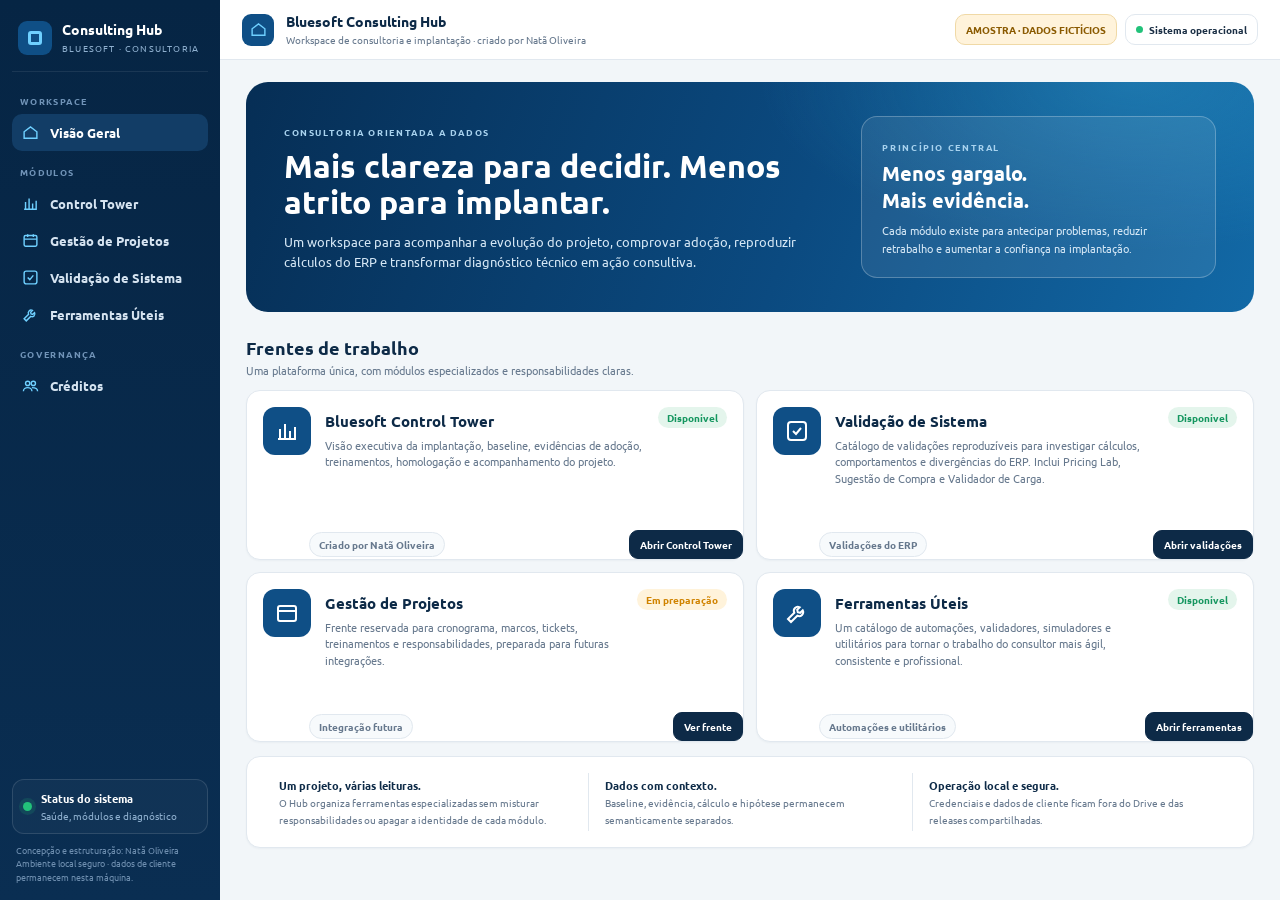
<file: casos/consulting-hub/demo.html>
<!doctype html>
<html lang="pt-BR">
<head>
<meta charset="utf-8">
<meta name="viewport" content="width=device-width,initial-scale=1">
<title>Consulting Hub · amostra</title>
<meta name="robots" content="noindex">
<link rel="preconnect" href="https://fonts.googleapis.com"><link rel="preconnect" href="https://fonts.gstatic.com" crossorigin>
<link href="https://fonts.googleapis.com/css2?family=Ubuntu:wght@400;500;700&family=Ubuntu+Mono&display=swap" rel="stylesheet">
<style>
:root{--navy:#062544;--navy2:#0b3155;--navy3:#123d66;--ink:#0d2a47;--text:#1b2f45;--muted:#66788d;--line:#e1e8ef;--bg:#f2f6f9;--card:#fff;--blue:#0f5a96;--blue2:#1f73b4;--cyan:#37a8d8;--ok:#14965f;--okbg:#e4f5ec;--warn:#d08300;--warnbg:#fff3db;--bad:#d23a4a;--badbg:#fde9ec;--r:14px;--ease:cubic-bezier(.16,1,.3,1)}
*{box-sizing:border-box}html,body{height:100%}body{margin:0;font-family:Ubuntu,system-ui,sans-serif;background:var(--bg);color:var(--text);font-size:12.5px}
button,input,select,textarea{font:inherit;color:inherit}button{cursor:pointer}.hidden{display:none!important}.mono{font-family:"Ubuntu Mono",ui-monospace,monospace}
.app{display:flex;height:100vh}
.side{width:220px;flex:none;background:linear-gradient(180deg,#062544,#0a2e52);color:#d6e4f1;display:flex;flex-direction:column;padding:16px 12px;overflow:hidden;transition:width .3s var(--ease)}
.brand{display:flex;gap:10px;align-items:center;padding:4px 6px 16px;border-bottom:1px solid rgba(255,255,255,.08);margin-bottom:8px}.mark{width:34px;height:34px;border-radius:9px;background:#0f4f86;display:grid;place-items:center;flex:none}.mark i{width:14px;height:14px;border:3px solid #6fd0ff;border-radius:3px;box-shadow:inset 0 0 0 2px #0f4f86}
.brand b{display:block;font-size:14px;color:#fff;white-space:nowrap}.brand span{font-size:8.5px;letter-spacing:.14em;color:#8fb0cf;white-space:nowrap}
.sec{font-size:8.5px;letter-spacing:.16em;color:#7194b8;padding:14px 8px 6px;white-space:nowrap;font-weight:700}
.nav{display:flex;align-items:center;gap:11px;padding:10px;border-radius:10px;color:#d6e4f1;border:0;background:none;width:100%;text-align:left;font-weight:700;white-space:nowrap}.nav:hover{background:var(--navy2)}.nav.on{background:var(--navy3);color:#fff}.nav svg{width:17px;height:17px;flex:none;color:#6fd0ff}
.status{margin-top:auto;border:1px solid rgba(255,255,255,.12);border-radius:12px;padding:10px;display:flex;gap:9px;align-items:center;background:rgba(255,255,255,.03);border-width:1px;color:#d6e4f1;text-align:left;width:100%}.status i{width:9px;height:9px;border-radius:50%;background:#22c27a;flex:none;box-shadow:0 0 0 4px rgba(34,194,122,.15)}.status b{display:block;font-size:11px;color:#fff;white-space:nowrap}.status span{font-size:9.5px;color:#8fb0cf;white-space:nowrap}
.side .foot{font-size:9px;color:#6f8fb0;padding:10px 4px 0;line-height:1.5;white-space:nowrap}
.app.mod .side{width:68px;padding:16px 10px}.app.mod .side .brand div,.app.mod .side .sec,.app.mod .side .nav span,.app.mod .side .foot,.app.mod .status div{display:none}.app.mod .brand{justify-content:center}.app.mod .nav{justify-content:center}.app.mod .status{justify-content:center}
.sub{width:200px;flex:none;background:#08294a;color:#cfe0ef;padding:16px 10px;overflow:auto;display:none;border-left:1px solid rgba(255,255,255,.05)}.app.has-sub .sub{display:block}
.sub .h{display:flex;gap:10px;align-items:center;padding:2px 4px 14px;color:#fff;border-bottom:1px solid rgba(255,255,255,.08);margin-bottom:6px}.sub .h b{font-size:12.5px;display:block}.sub .h span{font-size:8.5px;color:#8fb0cf;letter-spacing:.12em}.wm{font-weight:700;font-size:16px;color:#fff;letter-spacing:-.04em;font-style:italic}
.sub .sec{padding:12px 6px 4px}.sitem{display:flex;align-items:center;gap:9px;width:100%;border:0;background:none;color:#d3e3f1;text-align:left;padding:7px 9px;border-radius:8px;font-size:11px;font-weight:700}.sitem:hover{background:#0f3a63}.sitem.on{background:#164c7c;color:#fff}.sitem i{width:6px;height:6px;border-radius:50%;background:#37a8d8;flex:none}.sitem.off{opacity:.45;cursor:not-allowed}.sitem.off i{background:#5b7896}
.sitem .ch{margin-left:auto;opacity:.6}.sub .note{margin-top:18px;border:1px solid rgba(255,255,255,.1);border-radius:10px;padding:10px;font-size:9.5px;color:#9ab7d3;line-height:1.5}
.main{flex:1;min-width:0;display:flex;flex-direction:column}
.top{height:60px;flex:none;background:#fff;border-bottom:1px solid var(--line);display:flex;align-items:center;gap:12px;padding:0 22px}
.back{width:32px;height:32px;border-radius:9px;border:1px solid var(--line);background:#fff;display:grid;place-items:center;color:var(--muted)}
.ticon{width:32px;height:32px;border-radius:9px;background:#0f4f86;display:grid;place-items:center;color:#6fd0ff}.ticon svg{width:17px;height:17px}
.top b{display:block;font-size:13.5px;color:var(--ink)}.top small{color:var(--muted);font-size:9.5px}
.top .r{margin-left:auto;display:flex;gap:8px;align-items:center}.chip{border:1px solid var(--line);border-radius:10px;padding:7px 10px;font-size:10px;background:#fff;display:inline-flex;gap:6px;align-items:center;white-space:nowrap;font-weight:700}.chip .d{width:7px;height:7px;border-radius:50%;background:#22c27a}
.demo{background:#fff3db;color:#8a5a00;border-color:#f0d9a6}
.content{flex:1;overflow:auto}
.page{display:none;max-width:1250px;margin:0 auto;padding:22px 26px 70px}.page.on{display:block;animation:in .35s var(--ease)}@keyframes in{from{opacity:0;transform:translateY(8px)}}
.ctbar{position:sticky;top:0;z-index:5;background:#fff;border-bottom:1px solid var(--line);display:flex;align-items:center;gap:10px;padding:10px 22px}.ctbar .cl{display:flex;gap:10px;align-items:center}.ctbar b{font-size:12.5px;color:var(--ink);display:block}.ctbar span{font-size:10px;color:var(--muted)}.ctbar .r{margin-left:auto;display:flex;gap:6px}
.hero{background:radial-gradient(620px 280px at 88% 0%,rgba(55,168,216,.35),transparent 60%),linear-gradient(110deg,#062e55,#0b4a80 55%,#1269a6);color:#fff;border-radius:22px;padding:34px 38px;display:grid;grid-template-columns:1.55fr 1fr;gap:28px;align-items:center;position:relative;overflow:hidden}
.hero small{font-size:9px;letter-spacing:.18em;color:#a9d3ef;font-weight:700}.hero h1{font-size:32px;line-height:1.12;margin:10px 0 12px;font-weight:700}.hero p{margin:0;color:#d6e8f6;font-size:12.5px;line-height:1.6}
.glass{background:rgba(255,255,255,.08);border:1px solid rgba(255,255,255,.25);border-radius:16px;padding:20px}.glass h3{margin:6px 0 8px;font-size:20px}.glass p{font-size:11px}
h2.t{font-size:18px;margin:24px 0 2px;color:var(--ink)}p.s{margin:0 0 12px;color:var(--muted);font-size:11px}
.grid{display:grid;gap:12px}.g2{grid-template-columns:1fr 1fr}.g3{grid-template-columns:repeat(3,1fr)}.g4{grid-template-columns:repeat(4,1fr)}.g6{grid-template-columns:repeat(6,1fr)}.g73{grid-template-columns:1.6fr 1fr}
.card{background:var(--card);border:1px solid var(--line);border-radius:var(--r);padding:16px;box-shadow:0 1px 2px rgba(13,42,71,.04)}.card.hov{transition:transform .25s var(--ease),box-shadow .25s}.card.hov:hover{transform:translateY(-3px);box-shadow:0 14px 30px -18px rgba(13,42,71,.35)}
.card h3{margin:0 0 3px;font-size:13.5px;color:var(--ink)}.card .cs{margin:0 0 12px;color:var(--muted);font-size:10.5px}
.front{display:grid;grid-template-columns:48px 1fr auto;gap:14px;align-items:start;min-height:170px;position:relative}.fi{width:48px;height:48px;border-radius:12px;background:#0f4f86;display:grid;place-items:center;color:#fff}.fi svg{width:24px;height:24px}
.front h3{font-size:15px;margin:4px 0 6px}.front p{margin:0;color:var(--muted);font-size:10.5px;line-height:1.55}.front .ff{position:absolute;left:62px;right:0;bottom:0;display:flex;justify-content:space-between;align-items:center}
.tag{display:inline-block;border-radius:999px;padding:3px 9px;font-size:9.5px;font-weight:700;background:var(--okbg);color:var(--ok);white-space:nowrap}.tag.w{background:var(--warnbg);color:var(--warn)}.tag.b{background:#e3eff9;color:var(--blue)}.tag.n{background:#edf1f5;color:#5b6d80}.tag.r{background:var(--badbg);color:var(--bad)}.tag.k{background:#0d2a47;color:#fff}
.pill{display:inline-block;border:1px solid var(--line);border-radius:999px;padding:4px 9px;font-size:9.5px;color:var(--muted);background:#f7fafc;font-weight:700}
.btn{border:1px solid var(--line);background:#fff;border-radius:9px;padding:8px 13px;font-weight:700;font-size:11px;color:var(--ink);transition:transform .15s,background .15s;white-space:nowrap}.btn:hover{transform:translateY(-1px)}.btn:active{transform:scale(.97)}.btn.p{background:var(--ink);border-color:var(--ink);color:#fff}.btn.g{background:#159c55;border-color:#159c55;color:#fff}.btn.sm{padding:6px 10px;font-size:10px}.btn.r{background:var(--badbg);border-color:#f6c6cf;color:var(--bad)}.btn[disabled]{opacity:.4;cursor:not-allowed;transform:none}
.strip3{display:grid;grid-template-columns:repeat(3,1fr);gap:0;margin-top:14px}.strip3 div{padding:4px 16px;border-left:1px solid var(--line)}.strip3 div:first-child{border:0}.strip3 b{font-size:11px;color:var(--ink);display:block}.strip3 span{font-size:9.5px;color:var(--muted)}
.clientsel{max-width:960px;margin:60px auto 0}.cthead{display:flex;gap:14px;align-items:center;margin:0 0 18px}.cthead .wm2{font-weight:700;font-size:30px;color:#0f4f86;letter-spacing:-.05em;font-style:italic}.cthead b{font-size:24px;color:var(--ink);display:block}.cthead span{color:var(--muted);font-size:11px}
.clients{display:grid;grid-template-columns:repeat(3,1fr);gap:12px}.client{display:flex;flex-direction:column;gap:3px;min-height:150px}.logo{width:38px;height:38px;border-radius:10px;display:grid;place-items:center;color:#fff;font-weight:700;font-size:13px;flex:none}.client b{font-size:13px;color:var(--ink);margin-top:10px}.client span{font-size:10px;color:var(--muted)}.client .btn{margin-top:auto}
.ph{display:flex;justify-content:space-between;align-items:flex-start;gap:14px;margin-bottom:14px}.ph small{font-size:9px;letter-spacing:.14em;color:var(--blue);font-weight:700}.ph h1{margin:6px 0 6px;font-size:24px;color:var(--ink);line-height:1.15}.ph p{margin:0;color:#4f6177;font-size:11.5px;max-width:58em;line-height:1.6}
.upd{text-align:right;font-size:9.5px;color:var(--muted);white-space:nowrap}.upd b{display:block;color:var(--ok);font-size:10px}
.pgup{display:flex;justify-content:space-between;align-items:center;margin-bottom:12px;padding:10px 14px}.pgup b{font-size:10.5px;color:var(--ink);display:block}.pgup span{font-size:9px;color:var(--muted)}
.ring{--v:50;width:58px;height:58px;border-radius:50%;background:conic-gradient(var(--c,#0f5a96) calc(var(--v)*1%),#e6edf3 0);display:grid;place-items:center;flex:none}.ring::before{content:attr(data-l);width:44px;height:44px;border-radius:50%;background:#fff;display:grid;place-items:center;font-weight:700;font-size:11px;color:var(--ink)}
.kr{display:flex;gap:12px;align-items:center}.kr small{font-size:8.5px;letter-spacing:.08em;color:var(--blue);text-transform:uppercase;font-weight:700}.kr b{display:block;font-size:18px;color:var(--ink);margin:2px 0}.kr span{font-size:10px;color:var(--muted)}
.kc{border-top:3px solid var(--c,#0f5a96);position:relative;overflow:hidden}.kc small{font-size:10px;color:#4f6177;display:block}.kc b{display:block;font-size:24px;color:var(--ink);margin:8px 0 2px}.kc span{font-size:9.5px;color:var(--muted)}.kc::after{content:"";position:absolute;right:-18px;bottom:-18px;width:44px;height:44px;border-radius:50%;background:#f1f5f9}
.legend{display:flex;gap:12px;align-items:center;font-size:9.5px;color:var(--muted);padding:7px 12px;margin:10px 0}.legend i{display:inline-block;width:8px;height:8px;border-radius:50%;margin-right:4px}
.tl{display:grid;grid-template-columns:1fr 1fr 1fr;gap:10px}.tl>div{border:1px solid var(--line);border-radius:12px;padding:12px}.tl h4{margin:0 0 8px;font-size:11px;color:var(--ink)}.tli{padding:7px 0;border-bottom:1px solid var(--line);font-size:10.5px}.tli b{display:block;color:var(--ink)}.tli span{color:var(--muted);font-size:9px}.tl .empty{border:1px dashed #cfdbe6;border-radius:10px;padding:12px;text-align:center;color:var(--muted);font-size:10px}
.hb{display:grid;gap:9px}.hbr{display:grid;grid-template-columns:150px 1fr 54px;gap:10px;align-items:center;font-size:10px;font-weight:700;color:#3d5168}.hbr .t{height:10px;border-radius:99px;background:#edf2f6;overflow:hidden;display:flex}.hbr .t i{display:block;height:100%;transition:width 1s var(--ease)}.hbr b{text-align:right;color:var(--ink)}
.vb{display:flex;gap:6px;align-items:flex-end;height:150px;padding:18px 6px 0;border-bottom:1px solid var(--line)}.vb .c{flex:1;display:flex;gap:2px;align-items:flex-end;height:100%;position:relative}.vb .c i{flex:1;border-radius:3px 3px 0 0;transition:height 1s var(--ease);position:relative}.vb .c i em{position:absolute;top:-14px;left:50%;transform:translateX(-50%);font-style:normal;font-size:8.5px;font-weight:700;color:#3d5168}.vbl{display:flex;gap:6px;padding:4px 6px 0}.vbl span{flex:1;font-size:8px;color:var(--muted);text-align:center;white-space:nowrap;overflow:hidden}
.steps6{display:grid;grid-template-columns:repeat(6,1fr);gap:8px;margin-bottom:12px}.steps6 div{border:1px solid var(--line);border-radius:10px;padding:9px;background:#fff}.steps6 b{font-size:10px;color:var(--ink);display:block}.steps6 span{font-size:9px;color:var(--muted)}
table{width:100%;border-collapse:collapse}th,td{text-align:left;padding:8px 9px;border-bottom:1px solid var(--line);font-size:10.5px;vertical-align:top}th{font-size:8.5px;letter-spacing:.06em;text-transform:uppercase;color:var(--muted);background:#f7fafc;font-weight:700}
.inp{border:1px solid var(--line);border-radius:9px;padding:8px 10px;background:#fff;font-size:11px;min-width:0;width:100%}label.l{font-size:8.5px;letter-spacing:.08em;color:var(--muted);font-weight:700;display:block;margin-bottom:4px;text-transform:uppercase}
.toolbar{display:flex;gap:8px;align-items:flex-end;flex-wrap:wrap;margin-bottom:10px}.toolbar>div{flex:1;min-width:130px}
.chips{display:flex;gap:6px;flex-wrap:wrap}.chips span{border:1px solid var(--line);border-radius:999px;padding:4px 9px;font-size:9.5px;font-weight:700;color:#3d5168;background:#f7fafc}
.cat{display:flex;gap:6px;flex-wrap:wrap}.cat button{border:1px solid var(--line);background:#fff;border-radius:999px;padding:6px 11px;font-size:10px;font-weight:700}.cat button.on{background:var(--ink);color:#fff;border-color:var(--ink)}
.tool{display:flex;flex-direction:column;min-height:180px}.tool .ic{width:36px;height:36px;border-radius:10px;background:#e3eff9;color:var(--blue);display:grid;place-items:center;font-size:16px}.tool h3{font-size:13.5px;margin:12px 0 6px}.tool p{font-size:10.5px;color:var(--muted);margin:0;line-height:1.5}.tool .by{margin-top:auto;padding-top:12px;display:flex;justify-content:space-between;align-items:center;font-size:9.5px;color:var(--muted)}.tool .by a{color:var(--blue);font-weight:700;cursor:pointer}
.wsteps{display:grid;grid-template-columns:repeat(4,1fr);gap:8px;margin:12px 0}.ws{border:1px solid var(--line);border-radius:11px;padding:9px 11px;background:#fff;display:flex;gap:9px;align-items:center}.ws b{width:22px;height:22px;border-radius:50%;background:#e3eff9;color:var(--blue);display:grid;place-items:center;font-size:10px;flex:none}.ws.on{border-color:#9cc5e6}.ws.on b{background:var(--blue);color:#fff}.ws.done b{background:var(--ok);color:#fff}.ws span{font-size:10px;color:var(--muted)}.ws span strong{display:block;color:var(--ink);font-size:10.5px}
.res{display:grid;grid-template-columns:repeat(5,1fr);gap:8px;margin:10px 0}.res div{border-radius:11px;padding:10px;background:#f7fafc;border:1px solid var(--line)}.res b{display:block;font-size:20px;color:var(--ink)}.res span{font-size:9.5px;color:var(--muted)}
.banner{border-radius:11px;padding:11px 13px;font-size:11px;font-weight:700;margin:10px 0}.banner.ok{background:var(--okbg);color:#0d6b43;border:1px solid #bfe6d1}.banner.info{background:#e9f3fb;color:#164f80;border:1px solid #c5dcef}.banner.w{background:var(--warnbg);color:#7a4f00;border:1px solid #f0d9a6}
.log{background:#0a1f33;color:#cfe3f5;border-radius:11px;padding:12px;font-family:"Ubuntu Mono",monospace;font-size:10.5px;line-height:1.7;max-height:190px;overflow:auto}
.proof{display:flex;gap:10px;align-items:center;border:1px dashed #9cc5e6;background:#f2f8fd;border-radius:11px;padding:10px 12px;font-size:10.5px;color:#1f4f7b;margin:10px 0}.proof b{font-family:"Ubuntu Mono",monospace}
.risk{display:flex;gap:6px;flex-wrap:wrap;margin:8px 0}.cal{display:grid;grid-template-columns:repeat(7,1fr);border:1px solid var(--line);border-radius:12px;overflow:hidden;background:#fff}.cal div{border-right:1px solid var(--line);border-bottom:1px solid var(--line);min-height:78px;padding:5px;font-size:9.5px}.cal .h{background:#f7fafc;font-weight:700;min-height:auto;text-align:center;color:var(--muted);font-size:8.5px;letter-spacing:.08em}.cal .today{outline:2px solid var(--cyan);outline-offset:-2px;background:#f2f9fd}.cal .n{font-weight:700;color:#3d5168}.cal .o{color:#b5c2cf}.ev{border-radius:6px;padding:2px 5px;font-weight:700;font-size:8.5px;margin-top:3px;white-space:nowrap;overflow:hidden;text-overflow:ellipsis}.ev.t{background:#e4f5ec;color:#0d6b43}.ev.c{background:#e3eff9;color:#164f80}.ev.r{background:#fff3db;color:#7a4f00}
.canvas{background:repeating-linear-gradient(0deg,transparent 0 19px,#eef2f6 19px 20px),repeating-linear-gradient(90deg,transparent 0 19px,#eef2f6 19px 20px);border:1px solid var(--line);border-radius:12px;padding:40px 20px;min-height:260px;display:grid;place-items:center}
.label{width:430px;height:118px;background:#fff;border:1px solid #c9d6e2;box-shadow:0 8px 20px -12px rgba(13,42,71,.4);position:relative;font-family:Arial,sans-serif;color:#111}.label .d0{position:absolute;left:12px;top:10px;font-size:14px;font-weight:700}.label .d1{position:absolute;left:12px;top:32px;font-size:12px}.label .rs{position:absolute;left:12px;bottom:18px;font-size:15px;font-weight:700}.label .pr{position:absolute;left:52px;bottom:6px;font-size:44px;font-weight:700;letter-spacing:-1px}.label .bc{position:absolute;right:14px;top:10px;width:150px;height:38px;background:repeating-linear-gradient(90deg,#111 0 2px,#fff 2px 4px,#111 4px 5px,#fff 5px 8px,#111 8px 11px,#fff 11px 12px)}.label .bt{position:absolute;right:14px;top:50px;width:150px;text-align:center;font-size:9px}.label .plu{position:absolute;right:14px;bottom:10px;font-size:10px;font-weight:700}.label .sel{outline:2px dashed #37a8d8;outline-offset:2px}
.var{color:#0f5a96;font-family:"Ubuntu Mono",monospace}
.person{display:grid;grid-template-columns:54px 1fr;gap:12px;align-items:center}.av{width:54px;height:54px;border-radius:12px;display:grid;place-items:center;color:#fff;font-weight:700;font-size:17px}.contr{display:flex;justify-content:space-between;align-items:center;border:1px solid var(--line);border-radius:9px;padding:7px 10px;font-size:10.5px;margin-top:6px}.contr b{color:var(--ink);display:block;font-size:10.5px}.contr span{font-size:9px;color:var(--muted)}
.soon{max-width:560px;margin:90px auto;padding:30px}.soon h1{font-size:26px;color:var(--ink);margin:6px 0 10px}.soon p{color:#4f6177;line-height:1.6;font-size:11.5px}
.speaker{display:grid;grid-template-columns:110px 1fr;gap:10px;align-items:center;margin:6px 0}.tr{font-size:11px;line-height:1.7}.tr b{color:var(--blue)}
.toast{position:fixed;right:22px;bottom:22px;background:#0d2a47;color:#fff;padding:12px 16px;border-radius:12px;font-size:11.5px;transform:translateY(120px);opacity:0;transition:.3s var(--ease);z-index:200;max-width:420px}.toast.show{transform:none;opacity:1}
.modal{position:fixed;inset:0;background:rgba(6,37,68,.45);display:none;align-items:center;justify-content:center;z-index:150;padding:16px}.modal.on{display:flex}.mc{background:#fff;border-radius:18px;padding:22px;width:min(560px,100%);max-height:90vh;overflow:auto;animation:in .3s var(--ease)}.mc h3{margin:0 0 6px;color:var(--ink);font-size:16px}.mc p{color:#4f6177;font-size:11.5px;line-height:1.6}
.pdfp{display:grid;grid-template-columns:repeat(3,1fr);gap:12px}.pg{aspect-ratio:1/1.41;border:1px solid var(--line);border-radius:8px;padding:12px;background:#fff;font-size:7px;color:#4f6177;box-shadow:0 8px 18px -12px rgba(13,42,71,.4);overflow:hidden}.pg.cover{background:linear-gradient(160deg,#062e55,#1269a6);color:#fff}.pg h4{font-size:11px;margin:0 0 6px;color:inherit}.pg .bar{height:6px;border-radius:9px;background:#e6edf3;margin:4px 0;overflow:hidden}.pg .bar i{display:block;height:100%;background:#0f5a96}
.spin{width:13px;height:13px;border:2px solid #cfe0ef;border-top-color:var(--blue);border-radius:50%;display:inline-block;animation:sp .7s linear infinite;vertical-align:middle}@keyframes sp{to{transform:rotate(360deg)}}
.cap{position:fixed;left:50%;transform:translateX(-50%);bottom:22px;background:rgba(6,37,68,.95);color:#fff;padding:12px 20px;border-radius:14px;font-size:15px;font-weight:500;display:none;z-index:300;max-width:760px;text-align:center;box-shadow:0 20px 40px rgba(0,0,0,.25)}
.cur{position:fixed;width:22px;height:22px;border-radius:50%;background:rgba(55,168,216,.3);border:2px solid #37a8d8;pointer-events:none;z-index:400;transform:translate(-50%,-50%);display:none;transition:width .15s,height .15s}.cur.dn{width:14px;height:14px}
@media(max-width:1100px){.app.has-sub .sub{display:none}.g4,.g6{grid-template-columns:1fr 1fr}.g3,.clients{grid-template-columns:1fr 1fr}.hero{grid-template-columns:1fr}.tl,.g73{grid-template-columns:1fr}.res{grid-template-columns:repeat(3,1fr)}}
@media(max-width:640px){.side{width:60px!important;padding:14px 8px!important}.side .brand div,.side .sec,.side .nav span,.side .foot,.status div{display:none}.nav,.status{justify-content:center}.g2,.g3,.g4,.clients,.res,.wsteps{grid-template-columns:1fr}.hero{padding:22px}.hero h1{font-size:23px}.page{padding:16px 14px 50px}.top{padding:0 12px}.top .r .chip:not(.demo){display:none}.label{transform:scale(.7)}.strip3{grid-template-columns:1fr}.hbr{grid-template-columns:100px 1fr 44px}.cap{left:12px;right:12px;transform:none}.ctbar .r .btn:not(.g){display:none}}
</style>
<style>a.btn{text-decoration:none;display:inline-flex;align-items:center}.note2{position:fixed;left:50%;bottom:18px;transform:translateX(-50%) translateY(120px);background:#0d2a47;color:#fff;padding:12px 16px;border-radius:12px;font-size:12px;font-weight:700;z-index:300;display:flex;gap:12px;align-items:center;transition:transform .35s cubic-bezier(.16,1,.3,1);max-width:calc(100% - 24px)}.note2.show{transform:translateX(-50%)}.note2 a{color:#8fd6ff;white-space:nowrap}.sub .sitem{cursor:pointer}</style>
</head>
<body>
<div class="app" id="app">
<aside class="side">
    <div class="brand"><div class="mark"><i></i></div><div><b>Consulting Hub</b><span>BLUESOFT · CONSULTORIA</span></div></div>
    <div class="sec">WORKSPACE</div>
    <button class="nav on" data-go="home"><svg viewBox="0 0 24 24" fill="none" stroke="currentColor" stroke-width="2"><path d="M3 11l9-7 9 7v9H3z"></path></svg><span>Visão Geral</span></button>
    <div class="sec">MÓDULOS</div>
    <button class="nav" data-go="ct"><svg viewBox="0 0 24 24" fill="none" stroke="currentColor" stroke-width="2"><path d="M5 20V10M10 20V5M15 20v-8M20 20V8M3 20h18"></path></svg><span>Control Tower</span></button>
    <button class="nav" data-go="pm"><svg viewBox="0 0 24 24" fill="none" stroke="currentColor" stroke-width="2"><rect x="3" y="5" width="18" height="15" rx="2"></rect><path d="M3 10h18M8 3v4M16 3v4"></path></svg><span>Gestão de Projetos</span></button>
    <button class="nav" data-go="val"><svg viewBox="0 0 24 24" fill="none" stroke="currentColor" stroke-width="2"><rect x="3" y="3" width="18" height="18" rx="3"></rect><path d="M8 12l3 3 5-6"></path></svg><span>Validação de Sistema</span></button>
    <button class="nav" data-go="tools"><svg viewBox="0 0 24 24" fill="none" stroke="currentColor" stroke-width="2"><path d="M14.7 6.3a4 4 0 0 0-5.4 5.4L3 18l3 3 6.3-6.3a4 4 0 0 0 5.4-5.4l-2.5 2.5-2.4-.6-.6-2.4z"></path></svg><span>Ferramentas Úteis</span></button>
    <div class="sec">GOVERNANÇA</div>
    <button class="nav" data-go="credits"><svg viewBox="0 0 24 24" fill="none" stroke="currentColor" stroke-width="2"><circle cx="8" cy="9" r="3"></circle><circle cx="16" cy="9" r="3"></circle><path d="M2 20c0-3 3-5 6-5s6 2 6 5M14 15c3 0 8 1 8 5"></path></svg><span>Créditos</span></button>
    <button class="status" data-act="status"><i></i><div><b>Status do sistema</b><span>Saúde, módulos e diagnóstico</span></div></button>
    <div class="foot">Concepção e estruturação: Natã Oliveira<br>Ambiente local seguro · dados de cliente<br>permanecem nesta máquina.</div>
  </aside>
<aside class="sub" id="sub"><div class="h"><div class="ticon"><svg viewBox="0 0 24 24" fill="none" stroke="currentColor" stroke-width="2"><path d="M5 20V10M10 20V5M15 20v-8M20 20V8M3 20h18"></path></svg></div><div><b>Control Tower</b><span>IMPLANTAÇÃO ERP</span></div></div><div class="sec">BASE DO PROJETO</div><button class="sitem on" data-ct="visao"><i></i>Visão Geral</button><button class="sitem " data-ct="fundacao"><i></i>Fundação Comercial</button><button class="sitem " data-ct="estrutura"><i></i>Estrutura Comercial</button><button class="sitem " data-ct="produtos"><i></i>Cadastro de Produtos</button><button class="sitem " data-ct="producao"><i></i>Produção &amp; Composições</button><button class="sitem " data-ct="balanca"><i></i>Balança &amp; Receitas</button><div class="sec">ACOMPANHAMENTO</div><button class="sitem " data-ct="pedidos"><i></i>Pedidos de Compra</button><button class="sitem " data-ct="notas"><i></i>Notas Fiscais</button><button class="sitem " data-ct="treinos"><i></i>Treinamentos &amp; Homologação</button><div class="sec">GOVERNANÇA</div><button class="sitem " data-ct="metodologia"><i></i>Metodologia &amp; Fontes</button><div class="sec">PRÓXIMAS ETAPAS</div><button class="sitem off" data-off="Operações"><i></i>Operações</button><button class="sitem off" data-off="Pricing"><i></i>Pricing</button><button class="sitem off" data-off="Vendas / E-commerce"><i></i>Vendas / E-commerce</button><button class="sitem off" data-off="PCP"><i></i>PCP</button><div class="note">Acompanhamento da implantação ERP: estrutura, prontidão operacional, cronograma e evolução do projeto.</div></aside>
<main class="main">
<header class="top"><div class="ticon" id="tIcon"></div><div><b id="tTitle">Bluesoft Consulting Hub</b><small id="tSub">Workspace de consultoria e implantação · criado por Natã Oliveira</small></div><div class="r"><span class="chip demo">AMOSTRA · DADOS FICTÍCIOS</span><span class="chip"><span class="d"></span>Sistema operacional</span></div></header>
<div class="content" id="content"><div class="ctbar" id="ctbar"><div class="cl"><div class="logo" id="cbLogo" style="background: rgb(15, 90, 150);">DM</div><div><b id="cbName">SUPERMERCADO DEMO</b><span>Implantação ERP · Treinamento</span></div></div><div class="r"><button class="btn sm" data-go="ct">⇄ Clientes</button><button class="btn sm" data-act="pdf">↗ PDF</button><span class="chip" style="background:var(--okbg);color:var(--ok);border-color:#bfe6d1">35 fontes OK</span><button class="btn sm g" data-act="syncall">↻ Atualizar tudo</button><button class="btn sm">⚙</button></div></div><section class="page" id="p-home"><div class="hero"><div><small>CONSULTORIA ORIENTADA A DADOS</small><h1>Mais clareza para decidir. Menos atrito para implantar.</h1><p>Um workspace para acompanhar a evolução do projeto, comprovar adoção, reproduzir cálculos do ERP e transformar diagnóstico técnico em ação consultiva.</p></div><div class="glass"><small>PRINCÍPIO CENTRAL</small><h3>Menos gargalo.<br>Mais evidência.</h3><p>Cada módulo existe para antecipar problemas, reduzir retrabalho e aumentar a confiança na implantação.</p></div></div>
<h2 class="t">Frentes de trabalho</h2><p class="s">Uma plataforma única, com módulos especializados e responsabilidades claras.</p>
<div class="grid g2"><div class="card hov front"><div class="fi"><svg viewBox="0 0 24 24" fill="none" stroke="currentColor" stroke-width="2"><path d="M5 20V10M10 20V5M15 20v-8M20 20V8M3 20h18"></path></svg></div><div><h3>Bluesoft Control Tower</h3><p>Visão executiva da implantação, baseline, evidências de adoção, treinamentos, homologação e acompanhamento do projeto.</p></div><span class="tag ">Disponível</span><div class="ff"><span class="pill">Criado por Natã Oliveira</span><button class="btn p sm" data-go="ct">Abrir Control Tower</button></div></div><div class="card hov front"><div class="fi"><svg viewBox="0 0 24 24" fill="none" stroke="currentColor" stroke-width="2"><rect x="3" y="3" width="18" height="18" rx="3"></rect><path d="M8 12l3 3 5-6"></path></svg></div><div><h3>Validação de Sistema</h3><p>Catálogo de validações reproduzíveis para investigar cálculos, comportamentos e divergências do ERP. Inclui Pricing Lab, Sugestão de Compra e Validador de Carga.</p></div><span class="tag ">Disponível</span><div class="ff"><span class="pill">Validações do ERP</span><button class="btn p sm" data-go="val">Abrir validações</button></div></div><div class="card hov front"><div class="fi"><svg viewBox="0 0 24 24" fill="none" stroke="currentColor" stroke-width="2"><rect x="3" y="5" width="18" height="15" rx="2"></rect><path d="M3 10h18"></path></svg></div><div><h3>Gestão de Projetos</h3><p>Frente reservada para cronograma, marcos, tickets, treinamentos e responsabilidades, preparada para futuras integrações.</p></div><span class="tag w">Em preparação</span><div class="ff"><span class="pill">Integração futura</span><button class="btn p sm" data-go="pm">Ver frente</button></div></div><div class="card hov front"><div class="fi"><svg viewBox="0 0 24 24" fill="none" stroke="currentColor" stroke-width="2"><path d="M14.7 6.3a4 4 0 0 0-5.4 5.4L3 18l3 3 6.3-6.3a4 4 0 0 0 5.4-5.4l-2.5 2.5-2.4-.6-.6-2.4z"></path></svg></div><div><h3>Ferramentas Úteis</h3><p>Um catálogo de automações, validadores, simuladores e utilitários para tornar o trabalho do consultor mais ágil, consistente e profissional.</p></div><span class="tag ">Disponível</span><div class="ff"><span class="pill">Automações e utilitários</span><button class="btn p sm" data-go="tools">Abrir ferramentas</button></div></div></div>
<div class="card strip3"><div><b>Um projeto, várias leituras.</b><span>O Hub organiza ferramentas especializadas sem misturar responsabilidades ou apagar a identidade de cada módulo.</span></div><div><b>Dados com contexto.</b><span>Baseline, evidência, cálculo e hipótese permanecem semanticamente separados.</span></div><div><b>Operação local e segura.</b><span>Credenciais e dados de cliente ficam fora do Drive e das releases compartilhadas.</span></div></div></section><section class="page" id="p-ct"><div class="clientsel"><div class="cthead"><div class="fi" style="width:54px;height:54px"><svg viewBox="0 0 24 24" fill="none" stroke="currentColor" stroke-width="2"><path d="M5 20V10M10 20V5M15 20v-8M20 20V8M3 20h18"></path></svg></div><div><b>Control Tower</b><span>Relatórios de implantação · dados locais · ERP somente leitura</span></div></div><div class="card" style="padding:20px"><div class="ph" style="margin-bottom:12px"><div><h1 style="font-size:17px;margin:0">Selecione um cliente</h1><p style="font-size:10.5px">Cada projeto mantém credenciais, histórico de leituras e dados locais separados.</p></div><button class="btn p sm">+ Cadastrar cliente</button></div><div class="clients"><div class="card hov client"><div class="logo" style="background:#0f5a96">DM</div><b>Supermercado Demo</b><span>Implantação ERP · Treinamento</span><span>Go Live previsto: 01/02/2027</span><button class="btn p" data-client="0">Abrir projeto</button></div><div class="card hov client"><div class="logo" style="background:#d23a4a">AH</div><b>Atacado Horizonte</b><span>Implantação ERP · Mapeamento</span><span>Go Live previsto: 01/03/2027</span><button class="btn p" data-client="1">Abrir projeto</button></div><div class="card hov client"><div class="logo" style="background:#14965f">VV</div><b>Empório Vale Verde</b><span>Implantação ERP</span><span>Go Live previsto: 15/12/2026</span><button class="btn p" data-client="2">Abrir projeto</button></div><div class="card hov client"><div class="logo" style="background:#d08300">BD</div><b>Mercado Bom Dia</b><span>Implantação ERP · Homologação</span><span>Go Live previsto: 07/12/2026</span><button class="btn p" data-client="3">Abrir projeto</button></div><div class="card hov client"><div class="logo" style="background:#5b6d80">PA</div><b>Distribuidora Ponte Alta</b><span>Implantação ERP</span><span>Go Live previsto: 01/05/2027</span><button class="btn p" data-client="4">Abrir projeto</button></div><div class="card hov client"><div class="logo" style="background:#7b4fc9">NE</div><b>Rede Nova Era</b><span>Implantação ERP · Go Live</span><span>Go Live previsto: 16/11/2026</span><button class="btn p" data-client="5">Abrir projeto</button></div></div></div></div></section><section class="page" id="p-ct-visao"><div class="ph"><div><small>VISÃO GERAL · ANDAMENTO DA IMPLANTAÇÃO</small><h1>Como está o projeto agora</h1><p>Leitura factual do cronograma, do que já foi realizado e da condição atual da base. O Control Tower apresenta os dados; a decisão de gestão continua com o cliente e a equipe de implantação.</p></div><div class="upd">Dados atualizados até<b>05/11/2026, 18:42:17</b></div></div><div class="card pgup"><div><b>Atualização desta página</b><span>Lê somente as fontes que compõem a Visão Geral.</span></div><button class="btn p sm">↻ Atualizar Visão Geral</button></div><div class="grid g4"><div class="card kr"><div class="ring" style="--v:14;--c:#14965f" data-l="14%"></div><div><small>Treinamentos realizados</small><b>17 / 124</b><span>Plano × execução real</span></div></div><div class="card kr"><div class="ring" style="--v:100;--c:#0f5a96" data-l="100%"></div><div><small>SKUs ativos</small><b>18.412</b><span>Universo atual de produto</span></div></div><div class="card kr"><div class="ring" style="--v:38;--c:#14965f" data-l="38%"></div><div><small>Linha de loja</small><b>38,40%</b><span>Cobertura do sortimento</span></div></div><div class="card kr"><div class="ring" style="--v:21;--c:#0f5a96" data-l="21%"></div><div><small>Linha de compra</small><b>21,15%</b><span>Compráveis dentro do sortimento</span></div></div></div>
<div class="card" style="margin-top:12px"><div class="ph" style="margin-bottom:10px"><div><h3>Linha do tempo da implantação</h3><p class="cs" style="margin:0">A agenda acompanha as datas vigentes do cronograma e as datas reais registradas nos treinamentos.</p></div><span class="tag b">Hoje 06/11/2026</span></div><div class="tl"><div><h4>Realizado recentemente</h4><div class="tli"><b>Cadastro de pessoas (fornecedor, comprador, representante)</b><span>Realizado em 04/11/2026 · Comercial</span></div><div class="tli"><b>Cadastro de redes e regionais</b><span>Realizado em 30/10/2026 · Comercial</span></div><div class="tli"><b>Pedido de compra e sugestão</b><span>Realizado em 28/10/2026 · Compras</span></div><div class="tli"><b>Recebimento com NF-e</b><span>Realizado em 23/10/2026 · Recebimento</span></div></div><div><h4>Acompanhamentos previstos em andamento</h4><div class="tli"><b>Comercial · Revisão de Linha de Loja</b><span>02/11 → 13/11 · Acompanhamento</span></div><div class="tli"><b>Compras · Primeiros pedidos no ERP</b><span>03/11 → 14/11 · Acompanhamento</span></div></div><div><h4>Próximos inícios</h4><div class="tli"><b>Comercial · Migração de preços de venda</b><span>Início previsto 16/11/2026 · Go Live</span></div><div class="tli"><b>Comercial · Inclusão de promoções e ofertas</b><span>16/11/2026 · Go Live</span></div><div class="tli"><b>Comercial · Carga de preço para balanças e PDVs</b><span>17/11/2026 · Go Live</span></div><div class="tli"><b>Comercial · Migração de custos e estoque</b><span>18/11/2026 · Go Live</span></div><div class="tli"><b>Comercial · Impressão de etiquetas de gôndola</b><span>19/11/2026 · Go Live</span></div></div></div></div>
<div class="card" style="margin-top:12px"><div class="ph" style="margin-bottom:0"><div><h3>Ritmo do cronograma</h3><p class="cs" style="margin:0">Treinamentos previstos para iniciar e realizados em cada semana. A semana atual é calculada no horário de Brasília.</p></div><div class="legend" style="margin:0;padding:0"><span><i style="background:#8eb3cf;border-radius:2px"></i>Previstos para iniciar</span><span><i style="background:#14965f;border-radius:2px"></i>Realizados</span></div></div><div class="vb"><div class="c"><i data-h="50" style="height: 50%; background: rgb(142, 179, 207);"><em>8</em></i><i data-h="43.75" style="height: 43.75%; background: rgb(20, 150, 95);"><em>7</em></i></div><div class="c"><i data-h="100" style="height: 100%; background: rgb(142, 179, 207);"><em>16</em></i><i data-h="0" style="height: 0%; background: rgb(20, 150, 95);"></i></div><div class="c"><i data-h="87.5" style="height: 87.5%; background: rgb(142, 179, 207);"><em>14</em></i><i data-h="0" style="height: 0%; background: rgb(20, 150, 95);"></i></div><div class="c"><i data-h="0" style="height: 0%; background: rgb(142, 179, 207);"></i><i data-h="0" style="height: 0%; background: rgb(20, 150, 95);"></i></div><div class="c"><i data-h="56.25" style="height: 56.25%; background: rgb(142, 179, 207);"><em>9</em></i><i data-h="0" style="height: 0%; background: rgb(20, 150, 95);"></i></div><div class="c"><i data-h="43.75" style="height: 43.75%; background: rgb(142, 179, 207);"><em>7</em></i><i data-h="18.75" style="height: 18.75%; background: rgb(20, 150, 95);"><em>3</em></i></div><div class="c"><i data-h="62.5" style="height: 62.5%; background: rgb(142, 179, 207);"><em>10</em></i><i data-h="0" style="height: 0%; background: rgb(20, 150, 95);"></i></div><div class="c"><i data-h="31.25" style="height: 31.25%; background: rgb(142, 179, 207);"><em>5</em></i><i data-h="12.5" style="height: 12.5%; background: rgb(20, 150, 95);"><em>2</em></i></div><div class="c"><i data-h="75" style="height: 75%; background: rgb(142, 179, 207);"><em>12</em></i><i data-h="18.75" style="height: 18.75%; background: rgb(20, 150, 95);"><em>3</em></i></div><div class="c"><i data-h="87.5" style="height: 87.5%; background: rgb(142, 179, 207);"><em>14</em></i><i data-h="12.5" style="height: 12.5%; background: rgb(20, 150, 95);"><em>2</em></i></div><div class="c"><i data-h="37.5" style="height: 37.5%; background: rgb(142, 179, 207);"><em>6</em></i><i data-h="0" style="height: 0%; background: rgb(20, 150, 95);"></i></div><div class="c"><i data-h="18.75" style="height: 18.75%; background: rgb(142, 179, 207);"><em>3</em></i><i data-h="0" style="height: 0%; background: rgb(20, 150, 95);"></i></div><div class="c"><i data-h="62.5" style="height: 62.5%; background: rgb(142, 179, 207);"><em>10</em></i><i data-h="0" style="height: 0%; background: rgb(20, 150, 95);"></i></div><div class="c"><i data-h="25" style="height: 25%; background: rgb(142, 179, 207);"><em>4</em></i><i data-h="0" style="height: 0%; background: rgb(20, 150, 95);"></i></div></div><div class="vbl"><span>24/08</span><span>31/08</span><span>07/09</span><span>14/09</span><span>21/09</span><span>28/09</span><span>05/10</span><span>12/10</span><span>19/10</span><span>26/10</span><span>02/11</span><span>09/11</span><span>16/11</span><span>23/11</span></div><div class="grid g3" style="margin-top:12px"><div class="card kc" style="--c:#0f5a96"><small>Previstos até hoje</small><b>104</b><span>Itens com início até 06/11</span></div><div class="card kc" style="--c:#14965f"><small>Realizados</small><b>17</b><span>Com data real registrada</span></div><div class="card kc" style="--c:#d08300"><small>Diferença</small><b>−87</b><span>Previsto − realizado</span></div></div></div>
<div class="card" style="margin-top:12px"><h3>Fatos atuais do projeto</h3><p class="cs">Sem gravidade automática e sem atribuição de responsável.</p><div class="grid g4"><div class="card kc" style="--c:#d08300"><small>Produtos sem fornecedor</small><b>11.204</b><span>Fato cadastral; não é erro automático</span></div><div class="card kc" style="--c:#d08300"><small>Fornecedores sem divisão</small><b>612</b><span>Status da divisão não exposto pela API</span></div><div class="card kc" style="--c:#14965f"><small>Fornecedores com produto</small><b>4.388</b><span>Ao menos um SKU ativo vinculado</span></div><div class="card kc" style="--c:#0f5a96"><small>Homologações concluídas</small><b>0</b><span>Decisão manual do consultor</span></div></div></div></section><section class="page" id="p-ct-fundacao"><div class="ph"><div><small>FUNDAÇÃO COMERCIAL</small><h1>Fornecedores, Produtos e Sortimento</h1><p>Diagnóstico estrutural da base: fornecedor/divisão → produto/fornecedor → linha de loja → linha de compra → comprador. A leitura combina KPIs, cobertura, evolução e concentração por loja sem criar uma “nota” subjetiva do projeto.</p></div><div class="upd">Última leitura registrada<b>05/11/2026, 18:42:17</b></div></div><div class="card pgup"><div><b>Atualização desta página</b><span>Lê somente Fundação Comercial; os demais painéis permanecem intactos.</span></div><button class="btn p sm">↻ Atualizar Fundação</button></div><div class="card" style="display:grid;grid-template-columns:220px 1fr;gap:14px;align-items:center;margin-bottom:12px;padding:12px 14px"><div><label class="l">Tipo de produto</label><select class="inp"><option>Todos os produtos ativos</option><option>Revenda</option><option>Insumo</option></select></div><span style="font-size:10.5px;color:var(--muted)">Os tipos são flags independentes: um mesmo produto pode pertencer a mais de um tipo. O filtro altera somente as leituras de produto e é processado localmente.</span></div>
<h3 style="font-size:12.5px;margin:6px 0 2px;color:var(--ink)">Indicadores de prontidão</h3><p class="s">Coberturas que ajudam a interpretar se a fundação comercial está avançando. Indicador é leitura objetiva da base; não substitui a homologação do consultor.</p><div class="grid g4"><div class="card kr"><div class="ring" style="--v:84;--c:#14965f" data-l="84%"></div><div><small>Fornecedores com divisão</small><b>84,12%</b><span>Cobertura estrutural do fornecedor</span></div></div><div class="card kr"><div class="ring" style="--v:39;--c:#14965f" data-l="39%"></div><div><small>Produtos com fornecedor</small><b>39,15%</b><span>Vínculo comercial observável</span></div></div><div class="card kr"><div class="ring" style="--v:38;--c:#14965f" data-l="38%"></div><div><small>Linha de loja</small><b>38,40%</b><span>Cobertura do sortimento por produto</span></div></div><div class="card kr"><div class="ring" style="--v:21;--c:#0f5a96" data-l="21%"></div><div><small>Linha de compra</small><b>21,15%</b><span>Compráveis dentro do sortimento</span></div></div></div>
<h3 style="font-size:12.5px;margin:16px 0 2px;color:var(--ink)">Contexto estrutural</h3><p class="s">Volumes e exceções que explicam a composição atual da base.</p><div class="grid g4"><div class="card kc" style="--c:#0f5a96"><small>Fornecedores ativos</small><b>3.856</b><span>Pessoas ativas com papel Fornecedor retornadas pela API</span></div><div class="card kc" style="--c:#d08300"><small>Sem divisão retornada</small><b>612</b><span>Fato observado; status da divisão não é exposto</span></div><div class="card kc" style="--c:#0f5a96"><small>Produtos ativos · Todos</small><b>18.412</b><span>Universo total ativo</span></div><div class="card kc" style="--c:#14965f"><small>Produtos com fornecedor</small><b>7.208</b><span>Vínculo fornecedor/divisão retornado</span></div><div class="card kc" style="--c:#d08300"><small>Sem vínculo de fornecedor</small><b>11.204</b><span>Fato cadastral; não é erro automático</span></div><div class="card kc" style="--c:#14965f"><small>Cobertura Linha de Loja</small><b>38,40%</b><span>Sobre o universo de produtos do filtro</span></div><div class="card kc" style="--c:#d08300"><small>Cobertura Linha de Compra</small><b>21,15%</b><span>Produtos em linha vigente ÷ produtos em sortimento</span></div><div class="card kc" style="--c:#d23a4a"><small>Compra suspensa</small><b>0</b><span>Status comercial informado pelo fornecedor</span></div></div>
<div class="grid g73" style="margin-top:12px"><div class="card"><div class="ph" style="margin:0"><div><h3>Evolução da Fundação Comercial</h3><p class="cs">Cobertura de Linha de Loja e Linha de Compra ao longo das leituras registradas.</p></div><span class="tag b">Evolução registrada</span></div><svg viewBox="0 0 600 170" style="width:100%"><g stroke="#edf2f6"><line x1="30" y1="20" x2="590" y2="20"></line><line x1="30" y1="70" x2="590" y2="70"></line><line x1="30" y1="120" x2="590" y2="120"></line></g><g font-size="9" fill="#66788d"><text x="0" y="23">60%</text><text x="0" y="73">30%</text><text x="0" y="123">0%</text></g><polyline class="ln" fill="none" stroke="#14965f" stroke-width="3" points="40,108 120,100 200,92 280,86 360,78 440,64 520,58 580,56"></polyline><polyline class="ln" fill="none" stroke="#0f5a96" stroke-width="3" points="40,118 120,116 200,110 280,106 360,100 440,94 520,88 580,85"></polyline><g font-size="9" fill="#66788d"><text x="30" y="160">28/09</text><text x="200" y="160">12/10</text><text x="360" y="160">26/10</text><text x="540" y="160">05/11</text></g></svg></div><div class="card"><div class="ph" style="margin:0"><div><h3>Perfil dos produtos ativos</h3><p class="cs">Distribuição por flags de tipo. As categorias podem se sobrepor.</p></div><span class="tag b">Não exclusivo</span></div><div class="hb"><div class="hbr"><span>Revenda</span><div class="t"><i data-w="100" style="width: 100%; background: linear-gradient(90deg, rgb(11, 74, 128), rgb(31, 115, 180));"></i></div><b>18.390</b></div><div class="hbr"><span>Insumo</span><div class="t"><i data-w="1.5" style="width: 1.5%; background: linear-gradient(90deg, rgb(11, 74, 128), rgb(31, 115, 180));"></i></div><b>14</b></div><div class="hbr"><span>Embalagem</span><div class="t"><i data-w="1.5" style="width: 1.5%; background: linear-gradient(90deg, rgb(11, 74, 128), rgb(31, 115, 180));"></i></div><b>3</b></div><div class="hbr"><span>Uso/Consumo</span><div class="t"><i data-w="1.5" style="width: 1.5%; background: linear-gradient(90deg, rgb(11, 74, 128), rgb(31, 115, 180));"></i></div><b>11</b></div><div class="hbr"><span>Subproduto</span><div class="t"><i data-w="1.5" style="width: 1.5%; background: linear-gradient(90deg, rgb(11, 74, 128), rgb(31, 115, 180));"></i></div><b>0</b></div><div class="hbr"><span>Produto acabado</span><div class="t"><i data-w="1.5" style="width: 1.5%; background: linear-gradient(90deg, rgb(11, 74, 128), rgb(31, 115, 180));"></i></div><b>4</b></div></div></div></div></section><section class="page" id="p-lock"><div class="card soon" style="text-align:center"><span class="tag b">AMOSTRA PÚBLICA</span><h1 id="lockT">Esta tela está no vídeo</h1><p>Aqui você vê uma amostra do Consulting Hub: a visão geral, a seleção de clientes e duas telas do Control Tower. O vídeo mostra o restante funcionando: todas as seções do Control Tower e as automações que eu criei.</p><p style="display:flex;gap:8px;justify-content:center;flex-wrap:wrap"><a class="btn p" href="../consulting-hub.html#video" target="_top">Ver o vídeo completo</a><a class="btn" href="https://wa.me/5511967020373?text=Ol%C3%A1%2C%20Nat%C3%A3!%20Vi%20o%20Consulting%20Hub%20no%20seu%20portf%C3%B3lio." target="_blank" rel="noopener">Falar com o Natã</a></p></div></section></div>
</main>
</div>
<div class="note2" id="note"><span>Esta ação aparece no vídeo completo.</span><a href="../consulting-hub.html#video" target="_top">Ver o vídeo</a></div>
<script>
const q=s=>document.querySelector(s),qa=s=>[...document.querySelectorAll(s)];
const LIVE={home:1,ct:1,'ct-visao':1,'ct-fundacao':1};
const IC=q('.side .nav[data-go=home] svg').outerHTML,ICT=q('.side .nav[data-go=ct] svg').outerHTML;
function go(p,label){const live=LIVE[p];const area=p.startsWith('ct')?'ct':p;qa('.page').forEach(s=>s.classList.toggle('on',s.id===(live?'p-'+p:'p-lock')));if(!live)q('#lockT').textContent=(label||'Esta tela')+': veja no vídeo ou ao vivo';
 q('#app').classList.toggle('mod',p!=='home');q('#app').classList.toggle('has-sub',p==='ct-visao'||p==='ct-fundacao'||(!live&&area==='ct'));q('#ctbar').classList.toggle('hidden',!(p==='ct-visao'||p==='ct-fundacao'));
 qa('.side .nav').forEach(n=>n.classList.toggle('on',n.dataset.go===area));qa('.sub .sitem').forEach(s=>s.classList.toggle('on','ct-'+s.dataset.ct===p));
 q('#tIcon').innerHTML=area==='ct'?ICT:IC;q('#tTitle').textContent=area==='ct'?'Bluesoft Control Tower':area==='home'?'Bluesoft Consulting Hub':(label||'Consulting Hub');q('#tSub').textContent=area==='ct'?'Implantação ERP · criado por Natã Oliveira':'Workspace de consultoria e implantação · criado por Natã Oliveira';q('#content').scrollTop=0;}
let t;function note(){const n=q('#note');n.classList.add('show');clearTimeout(t);t=setTimeout(()=>n.classList.remove('show'),3000);}
document.addEventListener('click',e=>{const el=e.target.closest('button,a[data-go]');if(!el||el.closest('.note2')||el.tagName==='A'&&el.href&&!el.dataset.go)return;
 const g=el.dataset.go,c=el.dataset.ct;
 if(el.dataset.client!==undefined){go(el.dataset.client==='0'?'ct-visao':'lock','Outros clientes');return;}
 if(c){go('ct-'+c,el.textContent.trim());return;}
 if(el.classList.contains('sitem')){go('lock',el.textContent.trim());return;}
 if(g){go(LIVE[g]?g:'lock',el.textContent.trim()||g);return;}
 if(el.classList.contains('status')){note();return;}
 note();});
go('home');
</script>
</body>
</html>
</file>
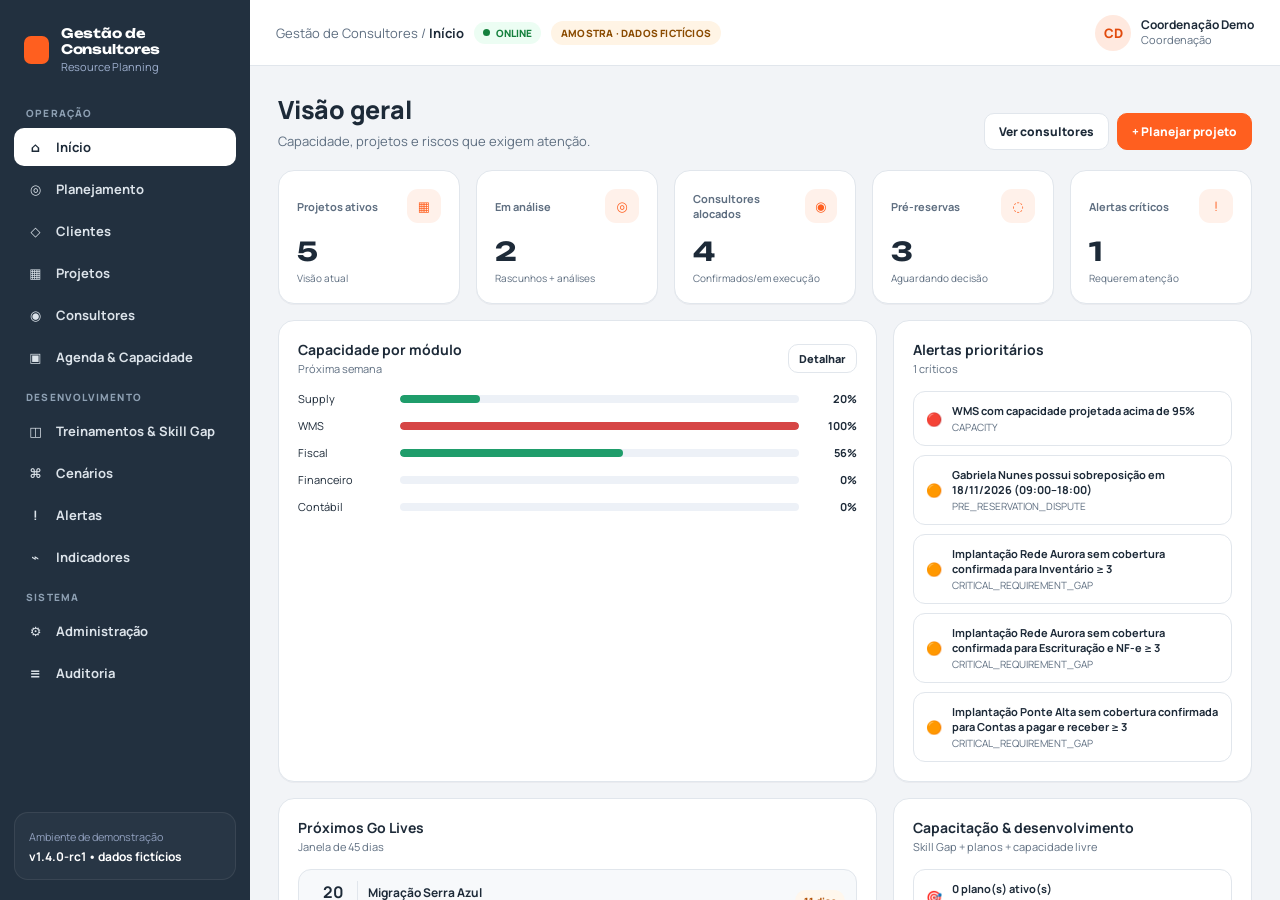
<file: casos/gestao-consultores/demo.html>
<!doctype html>
<html lang="pt-BR">
<head>
<meta charset="utf-8">
<meta name="viewport" content="width=device-width,initial-scale=1">
<title>Gestão de Consultores · amostra</title>
<meta name="robots" content="noindex">
<link rel="preconnect" href="https://fonts.googleapis.com"><link rel="preconnect" href="https://fonts.gstatic.com" crossorigin>
<link href="https://fonts.googleapis.com/css2?family=Manrope:wght@400;500;600;700;800&family=Unbounded:wght@600;700;900&display=swap" rel="stylesheet">
<style>
:root{--bg:#f5f7fb;--panel:#fff;--panel2:#f8fafc;--text:#162033;--muted:#6b7280;--border:#e5eaf2;--primary:#2857d8;--primary2:#1f46b6;--nav:#101a2e;--nav2:#16233f;--success:#15803d;--successBg:#ecfdf3;--warn:#b45309;--warnBg:#fff7ed;--danger:#b91c1c;--dangerBg:#fef2f2;--info:#0369a1;--infoBg:#eff6ff;--violet:#7c3aed;--violetBg:#f5f3ff;--shadow:0 10px 30px rgba(15,23,42,.07);--radius:18px;--ease:cubic-bezier(.16,1,.3,1)}
*{box-sizing:border-box}html,body{height:100%}body{margin:0;font-family:Inter,system-ui,-apple-system,"Segoe UI",sans-serif;background:var(--bg);color:var(--text);font-size:13px}
button,input,select,textarea{font:inherit;color:inherit}button{cursor:pointer}.hidden{display:none!important}
.app{display:grid;grid-template-columns:250px 1fr;height:100vh}
.sidebar{background:linear-gradient(180deg,var(--nav),#0d1526);color:#fff;padding:20px 14px;overflow:auto;z-index:50;display:flex;flex-direction:column}
.brand{display:flex;align-items:center;gap:12px;padding:6px 10px 20px}.brand-mark{width:40px;height:40px;border-radius:12px;background:linear-gradient(135deg,#5f86ff,var(--primary));display:grid;place-items:center;font-weight:900;box-shadow:0 8px 18px rgba(40,87,216,.35)}.brand strong{display:block;font-size:15px;line-height:1.2}.brand span{display:block;font-size:11px;color:#9fb0cf;margin-top:2px}
.nav-section{font-size:10px;letter-spacing:.12em;text-transform:uppercase;color:#7485a8;padding:12px 12px 6px}
.nav-item{display:flex;align-items:center;gap:11px;color:#cbd5e1;padding:10px 12px;border-radius:12px;margin:2px 0;font-size:13px;font-weight:650;transition:background .18s,color .18s;border:0;background:none;width:100%;text-align:left}.nav-item:hover,.nav-item.active{background:var(--nav2);color:#fff}.nav-item.active{box-shadow:inset 3px 0 0 #6e91ff}.nav-icon{width:19px;text-align:center}
.sidebar-foot{margin-top:auto;padding:14px;border:1px solid rgba(255,255,255,.08);border-radius:14px;background:rgba(255,255,255,.03)}.sidebar-foot small{color:#91a0be}.sidebar-foot b{display:block;font-size:12px;margin-top:3px}
.main{min-width:0;display:flex;flex-direction:column;height:100vh}
.topbar{flex:none;min-height:66px;background:rgba(255,255,255,.95);backdrop-filter:blur(12px);border-bottom:1px solid var(--border);display:flex;align-items:center;justify-content:space-between;gap:12px;padding:10px 26px;flex-wrap:wrap}
.top-left{display:flex;align-items:center;gap:10px;flex-wrap:wrap}.menu-btn{display:none;background:none;border:0;font-size:22px}.crumb{font-size:13px;color:var(--muted)}.crumb b{color:var(--text)}
.user{display:flex;align-items:center;gap:10px}.avatar{width:36px;height:36px;border-radius:50%;background:#dce6ff;color:var(--primary);display:grid;place-items:center;font-weight:800}.user-meta{line-height:1.2}.user-meta b{display:block;font-size:12px}.user-meta span{font-size:11px;color:var(--muted)}
.roleSel{display:flex;align-items:center;gap:6px;font-size:11px;color:var(--muted);font-weight:700}.roleSel select{border:1px solid var(--border);border-radius:10px;padding:7px 9px;background:#fff;font-size:12px;font-weight:700}
.demo-tag{background:#fff4e5;color:#8a4b00;border-radius:999px;padding:5px 10px;font-size:10px;font-weight:800;letter-spacing:.02em}
.content{flex:1;overflow:auto;padding:26px 28px 60px}
.page{display:none;max-width:1480px;margin:0 auto}.page.active{display:block;animation:pg .35s var(--ease)}@keyframes pg{from{opacity:0;transform:translateY(8px)}}
.page-head{display:flex;align-items:flex-end;justify-content:space-between;gap:16px;margin-bottom:20px;flex-wrap:wrap}.page-head h1{font-size:26px;margin:0 0 5px;letter-spacing:-.01em}.page-head p{margin:0;color:var(--muted);font-size:13px}.actions{display:flex;gap:8px;flex-wrap:wrap}
.btn{border:1px solid var(--border);background:#fff;color:var(--text);padding:9px 14px;border-radius:11px;font-weight:700;font-size:12px;transition:transform .15s,background .15s,box-shadow .15s}.btn:hover{transform:translateY(-1px);box-shadow:0 4px 12px rgba(15,23,42,.06)}.btn:active{transform:scale(.97)}.btn.primary{background:var(--primary);border-color:var(--primary);color:#fff}.btn.primary:hover{background:var(--primary2)}.btn.danger{color:var(--danger);background:var(--dangerBg);border-color:#fecaca}.btn.sm{padding:6px 10px;font-size:11px}
.badge{display:inline-flex;align-items:center;gap:6px;padding:4px 9px;border-radius:999px;font-size:10px;font-weight:800;white-space:nowrap}.badge.success{background:var(--successBg);color:var(--success)}.badge.warn{background:var(--warnBg);color:var(--warn)}.badge.danger{background:var(--dangerBg);color:var(--danger)}.badge.info{background:var(--infoBg);color:var(--info)}.badge.violet{background:var(--violetBg);color:var(--violet)}.badge.neutral{background:#eef2f7;color:#475569}.dot{width:7px;height:7px;border-radius:50%;background:currentColor}
.grid{display:grid;gap:16px}.stats{grid-template-columns:repeat(5,minmax(0,1fr));margin-bottom:16px}.card{background:var(--panel);border:1px solid var(--border);border-radius:var(--radius);box-shadow:var(--shadow)}
.stat{padding:18px}.stat-top{display:flex;justify-content:space-between;align-items:center;margin-bottom:12px}.stat .label{font-size:11px;color:var(--muted);font-weight:700}.stat .value{font-size:26px;font-weight:850;letter-spacing:-.02em}.stat .delta{font-size:10px;margin-top:4px;color:var(--muted)}.stat-icon{width:34px;height:34px;border-radius:11px;background:#f0f4ff;color:var(--primary);display:grid;place-items:center}
.dash-grid{grid-template-columns:1.25fr .75fr}.panel{padding:19px}.panel-head{display:flex;align-items:center;justify-content:space-between;gap:10px;margin-bottom:14px}.panel-head h3{font-size:14px;margin:0}.panel-head span{font-size:11px;color:var(--muted)}
.capacity-list{display:grid;gap:12px}.capacity-row{display:grid;grid-template-columns:90px 1fr 46px;gap:12px;align-items:center;font-size:11px}.bar{height:8px;background:#edf1f7;border-radius:99px;overflow:hidden}.bar>i{display:block;height:100%;background:linear-gradient(90deg,#5a7fff,var(--primary));border-radius:99px;transition:width .7s var(--ease)}.capacity-row b{text-align:right}
.timeline,.alerts{display:grid;gap:9px}.event{display:grid;grid-template-columns:48px 1fr auto;gap:10px;align-items:center;padding:11px;border:1px solid var(--border);border-radius:13px;background:var(--panel2)}.date-box{text-align:center;border-right:1px solid var(--border)}.date-box b{display:block;font-size:16px}.date-box span{font-size:9px;color:var(--muted);text-transform:uppercase}.event h4{font-size:12px;margin:0 0 3px}.event p{font-size:10px;color:var(--muted);margin:0}
.alert{display:flex;gap:10px;align-items:center;padding:11px 12px;border-radius:12px;border:1px solid var(--border);background:#fff}.alert i{font-style:normal}.alert strong{font-size:11px;display:block;margin-bottom:2px}.alert p{margin:0;font-size:10px;color:var(--muted)}
.toolbar{padding:14px;border-bottom:1px solid var(--border);display:flex;justify-content:space-between;gap:10px;align-items:center;flex-wrap:wrap}.search{display:flex;align-items:center;gap:8px;border:1px solid var(--border);border-radius:10px;padding:8px 10px;background:#fff;min-width:250px}.search input{border:0;outline:0;width:100%;font-size:12px;background:transparent}.filters{display:flex;gap:8px;flex-wrap:wrap}.filters select{border:1px solid var(--border);background:#fff;padding:8px 9px;border-radius:10px;font-size:11px}
.table-card{overflow:hidden}table{width:100%;border-collapse:collapse}th,td{text-align:left;padding:11px 14px;border-bottom:1px solid var(--border);font-size:11px;vertical-align:middle}th{font-size:9px;letter-spacing:.06em;text-transform:uppercase;color:var(--muted);background:#fafbfe}tbody tr{transition:background .15s}tbody tr:hover{background:#fbfcff}
.person{display:flex;align-items:center;gap:9px}.mini-avatar{width:30px;height:30px;border-radius:10px;background:#eaf0ff;color:var(--primary);display:grid;place-items:center;font-weight:800;font-size:10px;flex:none}.person b{display:block;font-size:11px}.person span{font-size:9px;color:var(--muted)}
.planner{display:grid;grid-template-columns:360px 1fr;gap:18px;align-items:start}.form-card{padding:18px}.form-group{margin-bottom:12px}.form-group label{display:block;font-size:10px;font-weight:800;color:#475569;margin-bottom:5px}.form-group input,.form-group select,.form-group textarea{width:100%;padding:9px 10px;border:1px solid var(--border);border-radius:10px;background:#fff;outline:none;font-size:12px}.form-group input:focus,.form-group select:focus,.form-group textarea:focus{border-color:#9ab1ff;box-shadow:0 0 0 3px #edf2ff}
.two{display:grid;grid-template-columns:1fr 1fr;gap:10px}.three{display:grid;grid-template-columns:repeat(3,1fr);gap:10px}.divider{height:1px;background:var(--border);margin:14px 0}.advanced{background:#f8fafc;border:1px dashed #cfd8e7;border-radius:12px;padding:12px;font-size:10px;color:var(--muted);line-height:1.5}
.section-card{border:1px solid var(--border);border-radius:14px;background:#fff;padding:13px;margin:10px 0}.section-card h3{margin:0 0 3px;font-size:12px}.section-card>p{margin:0 0 9px;color:var(--muted);font-size:10px}
.req-chip{display:inline-flex;align-items:center;gap:5px;padding:5px 8px;margin:3px 4px 3px 0;border-radius:999px;background:#f0f4ff;color:#274690;font-size:9px;font-weight:750}.req-chip.elim{background:#fff1f2;color:#9f1239}.req-chip.pref{background:#fff7ed;color:#9a3412}
.field-help{font-size:9px;color:var(--muted);margin-top:5px;line-height:1.4}.check{display:flex;align-items:center;gap:6px;padding:8px 9px;border:1px solid var(--border);border-radius:9px;background:#fff;font-size:10px;font-weight:700}
.candidate-list{display:grid;gap:12px}.candidate{padding:16px;display:grid;grid-template-columns:1fr auto;gap:15px;animation:pop .45s var(--ease) both}@keyframes pop{from{opacity:0;transform:translateY(10px) scale(.99)}}
.cand-top{display:flex;gap:12px;align-items:center}.cand-avatar{width:46px;height:46px;border-radius:14px;background:#e9efff;color:var(--primary);display:grid;place-items:center;font-weight:900;flex:none}.cand-name h3{margin:0 0 3px;font-size:14px}.cand-name p{margin:0;color:var(--muted);font-size:10px}.fit{display:flex;gap:6px;margin-top:7px;flex-wrap:wrap;align-items:center}
.reason-grid{display:grid;grid-template-columns:repeat(4,1fr);gap:8px;margin-top:12px}.reason{padding:9px;border-radius:10px;background:#f8fafc;border:1px solid var(--border)}.reason span{display:block;font-size:9px;color:var(--muted);margin-bottom:2px}.reason b{font-size:11px}
.metric-strip{display:grid;grid-template-columns:repeat(6,1fr);gap:8px;margin-top:8px}.metric-mini{padding:8px 9px;border:1px solid var(--border);border-radius:10px;background:#fafbfe}.metric-mini span{display:block;color:var(--muted);font-size:8px;text-transform:uppercase;letter-spacing:.03em}.metric-mini b{font-size:11px}
.candidate .right{text-align:right;min-width:150px;display:flex;flex-direction:column;gap:7px}.rank{font-size:10px;color:var(--muted)}.rank strong{display:block;font-size:17px;color:var(--text);margin-top:2px}
.warnline{margin-top:10px;font-size:10px;color:var(--warn)}.okline{margin-top:10px;font-size:10px;color:var(--success)}
.excluded{padding:14px 16px}.excluded summary{cursor:pointer;font-weight:800;font-size:12px}.excluded ul{margin:10px 0 0;padding-left:18px;display:grid;gap:5px;font-size:11px;color:#475569}
.projects-grid{grid-template-columns:repeat(3,1fr)}.project-card{padding:16px;transition:transform .2s var(--ease),box-shadow .2s}.project-card:hover{transform:translateY(-2px)}.project-top{display:flex;justify-content:space-between;gap:10px}.project-card h3{font-size:13px;margin:0}.project-card p{font-size:10px;color:var(--muted);margin:4px 0 0}.project-meta{display:grid;grid-template-columns:1fr 1fr;gap:8px;margin:12px 0}.meta{padding:9px;background:#f8fafc;border-radius:10px}.meta span{display:block;font-size:8px;color:var(--muted);text-transform:uppercase;letter-spacing:.05em}.meta b{font-size:10px}.module-pill{font-size:9px;font-weight:800;background:#eef2ff;color:#3730a3;padding:4px 7px;border-radius:999px;margin-right:4px}
.calendar-wrap{overflow:auto;border-radius:15px}.calendar-grid{display:grid;grid-template-columns:180px repeat(5,minmax(130px,1fr));border:1px solid var(--border);border-radius:15px;overflow:hidden;background:#fff;min-width:880px}.cal-cell{min-height:66px;border-right:1px solid var(--border);border-bottom:1px solid var(--border);padding:7px;font-size:9px}.cal-head{min-height:auto;background:#fafbfe;font-weight:800;text-align:center}.cal-person{display:flex;align-items:center;gap:7px;font-weight:800}
.slot{border-radius:8px;padding:5px 6px;font-size:8px;font-weight:700;margin-bottom:4px;border:1px solid transparent}.slot.project{background:#eaf0ff;color:#3156b8}.slot.free{background:#edfdf3;color:#15803d}.slot.training{background:#fff7ed;color:#9a3412;border-color:#fed7aa}.slot.reserve{background:#f5f3ff;color:#6d28d9;border-color:#ddd6fe}.slot.block{background:#fef2f2;color:#991b1b;border-color:#fecaca}.slot.external{background:#f1f5f9;color:#475569;border-color:#cbd5e1}
.training-grid{grid-template-columns:1fr 1fr}.training-card{padding:16px}.training-card h3{font-size:13px;margin:10px 0 4px}.training-card p{font-size:10px;color:var(--muted);margin:0}.training-foot{display:flex;justify-content:space-between;align-items:center;margin-top:12px;gap:8px}
.admin-grid{grid-template-columns:repeat(3,1fr)}.admin-card{padding:17px}.admin-card h3{font-size:13px;margin:0 0 5px}.admin-card p{font-size:10px;color:var(--muted);min-height:28px;margin:0}.admin-card .count{font-size:22px;font-weight:850;margin:10px 0}
.empty{padding:40px 20px;text-align:center;color:var(--muted);font-size:12px}.empty strong{display:block;color:var(--text);margin-bottom:5px;font-size:13px}
.sync{display:inline-flex;align-items:center;gap:7px;padding:5px 9px;border:1px solid var(--border);border-radius:999px;background:#fff;color:var(--muted);font-size:10px;font-weight:800}.mini-spinner{width:11px;height:11px;border:2px solid #dbe4f3;border-top-color:var(--primary);border-radius:50%;animation:spin .7s linear infinite}@keyframes spin{to{transform:rotate(360deg)}}
.toast{position:fixed;right:22px;bottom:22px;background:#101828;color:#fff;padding:12px 15px;border-radius:12px;box-shadow:var(--shadow);font-size:12px;transform:translateY(120px);opacity:0;transition:.3s var(--ease);z-index:220;max-width:420px}.toast.show{transform:none;opacity:1}.toast.error{background:#7f1d1d}
.modal{position:fixed;inset:0;background:rgba(15,23,42,.45);display:none;align-items:center;justify-content:center;padding:18px;z-index:150}.modal.show{display:flex;animation:fade .2s}@keyframes fade{from{opacity:0}}.modal-card{width:min(780px,100%);max-height:92vh;overflow:auto;background:#fff;border-radius:20px;padding:22px;box-shadow:0 30px 80px rgba(15,23,42,.25);animation:rise .3s var(--ease)}@keyframes rise{from{transform:translateY(14px) scale(.98);opacity:0}}.modal-card.wide{width:min(980px,100%)}
.modal-head{display:flex;justify-content:space-between;gap:15px;align-items:flex-start}.modal-head h2{margin:6px 0 3px;font-size:20px}.modal-head p{margin:0;color:var(--muted);font-size:11px}.close{border:0;background:#f1f5f9;width:32px;height:32px;border-radius:10px;flex:none}
.detail-grid{display:grid;grid-template-columns:1fr 1fr;gap:10px;margin-top:14px}.detail-box{border:1px solid var(--border);background:#fafbfe;border-radius:12px;padding:11px}.detail-box span{display:block;font-size:9px;color:var(--muted);margin-bottom:3px}.detail-box b{font-size:12px}
.profile-columns{display:grid;grid-template-columns:1.1fr .9fr;gap:16px}.skill-group-title{font-size:10px;letter-spacing:.06em;text-transform:uppercase;color:var(--muted);font-weight:850;margin:14px 0 8px}.skill-row{display:grid;grid-template-columns:minmax(140px,1fr) 1fr 36px;align-items:center;gap:10px;padding:7px 0;border-bottom:1px solid #f0f3f8;font-size:11px}.compact-list{display:grid;gap:7px}.compact-item{padding:9px;border:1px solid var(--border);border-radius:11px;background:#fafbfe;font-size:10px}.compact-item strong{display:block;font-size:11px;margin-bottom:3px}.compact-item span{color:var(--muted)}
.modal-actions{display:flex;justify-content:flex-end;gap:8px;margin-top:16px;flex-wrap:wrap}.section-title{font-size:13px;margin:18px 0 9px}.inline-note{font-size:10px;color:var(--muted)}.mono{font-family:ui-monospace,Menlo,monospace;font-size:10px}.subtle-callout{padding:10px 11px;border-radius:11px;background:#f7f9fd;border:1px solid var(--border);font-size:10px;color:#475569;margin:9px 0;line-height:1.5}
.route-grid{display:grid;grid-template-columns:1fr 1fr;gap:10px}.route-card{padding:13px;border:1px solid var(--border);border-radius:12px;background:#f8fafc}.route-card span{display:block;color:var(--muted);font-size:9px;margin-top:5px}.route-card b{display:block;font-size:15px;margin-top:2px}.route-card small{color:var(--muted)}
.weekdays{display:flex;gap:6px;flex-wrap:wrap}.range{width:100%;accent-color:var(--primary)}
.cap{position:fixed;left:270px;bottom:24px;background:rgba(16,26,46,.94);color:#fff;padding:12px 18px;border-radius:14px;font-weight:600;font-size:15px;display:none;z-index:300;max-width:560px;box-shadow:0 20px 40px rgba(0,0,0,.25)}
.cur{position:fixed;width:22px;height:22px;border-radius:50%;background:rgba(40,87,216,.28);border:2px solid #2857d8;pointer-events:none;z-index:400;transform:translate(-50%,-50%);display:none;transition:width .15s,height .15s}.cur.dn{width:14px;height:14px}
@media(max-width:1180px){.stats{grid-template-columns:repeat(3,1fr)}.projects-grid{grid-template-columns:repeat(2,1fr)}.reason-grid{grid-template-columns:repeat(2,1fr)}.metric-strip{grid-template-columns:repeat(3,1fr)}.planner{grid-template-columns:320px 1fr}}
@media(max-width:900px){.planner{grid-template-columns:minmax(0,1fr)!important}.planner>*,.grid>*{min-width:0}.app{grid-template-columns:1fr}.sidebar{position:fixed;left:-270px;top:0;bottom:0;width:250px;transition:left .25s var(--ease)}.sidebar.open{left:0;box-shadow:20px 0 40px rgba(0,0,0,.3)}.menu-btn{display:block}.topbar{padding:10px 14px}.content{padding:16px}.dash-grid,.planner,.training-grid,.profile-columns,.route-grid{grid-template-columns:1fr}.stats,.admin-grid{grid-template-columns:1fr 1fr}.user-meta{display:none}.cap{left:14px;right:14px;max-width:none}}
@media(max-width:620px){.stats,.projects-grid,.admin-grid{grid-template-columns:1fr}.candidate{grid-template-columns:minmax(0,1fr)}.candidate>*{min-width:0}.metric-mini b,.reason b{overflow-wrap:anywhere}.candidate .right{text-align:left;min-width:0}.reason-grid,.two,.three,.detail-grid{grid-template-columns:1fr}.metric-strip{grid-template-columns:1fr 1fr}.search{min-width:0;width:100%}.page-head h1{font-size:21px}.crumb{display:none}}

/* ===== Visual do portfólio (papelão, aço e laranja) ===== */
:root{--bg:#F2F4F7;--panel:#fff;--panel2:#F7F9FB;--text:#1D2A38;--muted:#5E6E80;--border:#E1E6EC;--primary:#1D2A38;--primary2:#2E3E50;--nav:#22303F;--nav2:#2E3E50;--or:#FF5F1F;--or2:#E14A0C;--shadow:0 1px 0 rgba(29,42,56,.04);--radius:16px}
body{font-family:Manrope,system-ui,sans-serif}
.sidebar{background:var(--nav)}
.brand-mark{width:28px;height:28px;border-radius:7px;background:var(--or);box-shadow:none;font:700 0/0 Unbounded;color:transparent}
.brand strong{font-family:Unbounded;font-weight:700;font-size:13px;letter-spacing:-.01em}
.nav-item{color:#DCE3EA;font-weight:700;border-radius:10px}.nav-item:hover{background:var(--nav2)}.nav-item.active{background:#fff;color:var(--text);box-shadow:none}
.nav-section{color:#8EA0B3;font-weight:800}
.page-head h1{font-weight:800;font-size:25px}
.stat .value,.rank strong,.admin-card .count{font-family:Unbounded;font-weight:700;letter-spacing:-.02em}
.stat-icon{background:#FFF1EA;color:var(--or)}
.card{box-shadow:var(--shadow)}
.btn{border-radius:10px;font-weight:800}
.btn.primary{background:var(--text);border-color:var(--text)}.btn.primary:hover{background:#2E3E50}
#runBtn,#prGo,#cfGo,[data-confirm],.btn.or,#page-inicio .btn.primary,.canProject,.canTraining,#page-cenarios .page-head .btn.primary,#page-clientes .page-head .btn.primary{background:var(--or)!important;border-color:var(--or)!important;color:#fff!important}
.bar>i{background:#2F6FB5}
.badge.info{background:#E4EEF9;color:#245A93}
.demo-tag{background:#FFF4E5;color:#8A4B00}
.cand-avatar,.mini-avatar{color:#fff!important}
.cap{background:rgba(29,42,56,.94);font-family:Manrope}
.cur{background:rgba(255,95,31,.3);border-color:var(--or)}
.form-group input:focus,.form-group select:focus,.form-group textarea:focus{border-color:#FFB08F;box-shadow:0 0 0 3px #FFE9DF}
.avatar{background:#FFE9DF;color:var(--or2)}
.req-chip{background:#E4EEF9;color:#245A93}
</style>
<style>
.lockcard{max-width:640px;margin:40px auto;padding:34px;text-align:center}.lockcard h1{font-size:24px;margin:14px 0 8px}.lockcard p{color:var(--muted);font-size:14px;line-height:1.6;margin:0 0 20px}.lockcard .actions{justify-content:center}
a.btn{text-decoration:none;display:inline-flex;align-items:center}
.content input[disabled],.content select[disabled]{opacity:1;color:var(--text);background:#fff;-webkit-text-fill-color:var(--text)}
.lite-note{position:fixed;left:50%;bottom:18px;transform:translateX(-50%) translateY(120px);background:#1D2A38;color:#fff;padding:13px 16px;border-radius:14px;font-size:13px;font-weight:600;z-index:300;display:flex;gap:12px;align-items:center;transition:transform .35s cubic-bezier(.16,1,.3,1);max-width:calc(100% - 28px)}
.lite-note.show{transform:translateX(-50%)}.lite-note a{color:#FFB08F;font-weight:800;white-space:nowrap}
</style>
</head>
<body>
<div class="app">
<aside class="sidebar" id="sidebar">
    <div class="brand"><div class="brand-mark">GC</div><div><strong>Gestão de Consultores</strong><span>Resource Planning</span></div></div>
    <div class="nav-section">Operação</div>
    <button class="nav-item active" data-page="inicio"><span class="nav-icon">⌂</span>Início</button>
    <button class="nav-item" data-page="planejamento"><span class="nav-icon">◎</span>Planejamento</button>
    <button class="nav-item" data-page="clientes"><span class="nav-icon">◇</span>Clientes</button>
    <button class="nav-item" data-page="projetos"><span class="nav-icon">▦</span>Projetos</button>
    <button class="nav-item" data-page="consultores"><span class="nav-icon">◉</span>Consultores</button>
    <button class="nav-item" data-page="agenda"><span class="nav-icon">▣</span>Agenda &amp; Capacidade</button>
    <div class="nav-section">Desenvolvimento</div>
    <button class="nav-item" data-page="treinamentos"><span class="nav-icon">◫</span>Treinamentos &amp; Skill Gap</button>
    <button class="nav-item" data-page="cenarios"><span class="nav-icon">⌘</span>Cenários</button>
    <button class="nav-item" data-page="alertas"><span class="nav-icon">!</span>Alertas</button>
    <button class="nav-item" data-page="indicadores"><span class="nav-icon">⌁</span>Indicadores</button>
    <div class="nav-section" id="sysSection">Sistema</div>
    <button class="nav-item" data-page="administracao"><span class="nav-icon">⚙</span>Administração</button>
    <button class="nav-item" data-page="auditoria"><span class="nav-icon">≡</span>Auditoria</button>
    <div class="sidebar-foot"><small>Ambiente de demonstração</small><b>v1.4.0-rc1 • dados fictícios</b></div>
  </aside>
<main class="main">
<header class="topbar"><div class="top-left"><button class="menu-btn" id="menuBtn" aria-label="Abrir menu">☰</button><div class="crumb">Gestão de Consultores / <b id="crumb">Início</b></div><span class="badge success"><span class="dot"></span>ONLINE</span><span class="sync hidden" id="sync"><span class="mini-spinner"></span><span>Analisando disponibilidade, histórico e logística...</span></span><span class="demo-tag">AMOSTRA · DADOS FICTÍCIOS</span></div><div class="user"><div class="avatar">CD</div><div class="user-meta"><b>Coordenação Demo</b><span>Coordenação</span></div></div></header>
<div class="content" id="content">
<section class="page" id="page-inicio">
        <div class="page-head"><div><h1>Visão geral</h1><p>Capacidade, projetos e riscos que exigem atenção.</p></div><div class="actions"><button class="btn">Ver consultores</button><button class="btn primary mgmt">+ Planejar projeto</button></div></div>
        <div class="grid stats" id="dashStats"><div class="card stat"><div class="stat-top"><span class="label">Projetos ativos</span><span class="stat-icon">▦</span></div><div class="value">5</div><div class="delta">Visão atual</div></div><div class="card stat"><div class="stat-top"><span class="label">Em análise</span><span class="stat-icon">◎</span></div><div class="value">2</div><div class="delta">Rascunhos + análises</div></div><div class="card stat"><div class="stat-top"><span class="label">Consultores alocados</span><span class="stat-icon">◉</span></div><div class="value">4</div><div class="delta">Confirmados/em execução</div></div><div class="card stat"><div class="stat-top"><span class="label">Pré-reservas</span><span class="stat-icon">◌</span></div><div class="value">3</div><div class="delta">Aguardando decisão</div></div><div class="card stat"><div class="stat-top"><span class="label">Alertas críticos</span><span class="stat-icon">!</span></div><div class="value">1</div><div class="delta">Requerem atenção</div></div></div>
        <div class="grid dash-grid">
          <div class="card panel"><div class="panel-head"><div><h3>Capacidade por módulo</h3><span>Próxima semana</span></div><button class="btn sm">Detalhar</button></div><div class="capacity-list" id="dashCap"><div class="capacity-row"><span>Supply</span><div class="bar"><i style="width:20%;background:#1F9D6B"></i></div><b>20%</b></div><div class="capacity-row"><span>WMS</span><div class="bar"><i style="width:100%;background:#D64545"></i></div><b>100%</b></div><div class="capacity-row"><span>Fiscal</span><div class="bar"><i style="width:56%;background:#1F9D6B"></i></div><b>56%</b></div><div class="capacity-row"><span>Financeiro</span><div class="bar"><i style="width:0%;background:#1F9D6B"></i></div><b>0%</b></div><div class="capacity-row"><span>Contábil</span><div class="bar"><i style="width:0%;background:#1F9D6B"></i></div><b>0%</b></div></div></div>
          <div class="card panel"><div class="panel-head"><div><h3>Alertas prioritários</h3><span id="dashAlertSum">1 críticos</span></div></div><div class="alerts" id="dashAlerts"><div class="alert"><i>🔴</i><div><strong>WMS com capacidade projetada acima de 95%</strong><p>CAPACITY</p></div></div><div class="alert"><i>🟠</i><div><strong>Gabriela Nunes possui sobreposição em 18/11/2026 (09:00–18:00)</strong><p>PRE_RESERVATION_DISPUTE</p></div></div><div class="alert"><i>🟠</i><div><strong>Implantação Rede Aurora sem cobertura confirmada para Inventário ≥ 3</strong><p>CRITICAL_REQUIREMENT_GAP</p></div></div><div class="alert"><i>🟠</i><div><strong>Implantação Rede Aurora sem cobertura confirmada para Escrituração e NF-e ≥ 3</strong><p>CRITICAL_REQUIREMENT_GAP</p></div></div><div class="alert"><i>🟠</i><div><strong>Implantação Ponte Alta sem cobertura confirmada para Contas a pagar e receber ≥ 3</strong><p>CRITICAL_REQUIREMENT_GAP</p></div></div></div></div>
          <div class="card panel"><div class="panel-head"><div><h3>Próximos Go Lives</h3><span>Janela de 45 dias</span></div></div><div class="timeline" id="dashGo"><div class="event"><div class="date-box"><b>20</b><span>nov.</span></div><div><h4>Migração Serra Azul</h4><p>Jundiaí/SP</p></div><span class="badge warn">11 dias</span></div><div class="event"><div class="date-box"><b>23</b><span>nov.</span></div><div><h4>Expansão Atacado Horizonte</h4><p>Campinas/SP</p></div><span class="badge warn">14 dias</span></div><div class="event"><div class="date-box"><b>07</b><span>dez.</span></div><div><h4>Implantação Rede Aurora</h4><p>Cotia/SP</p></div><span class="badge warn">28 dias</span></div><div class="event"><div class="date-box"><b>14</b><span>dez.</span></div><div><h4>Implantação Ponte Alta</h4><p>Recife/PE</p></div><span class="badge warn">35 dias</span></div></div></div>
          <div class="card panel"><div class="panel-head"><div><h3>Capacitação &amp; desenvolvimento</h3><span>Skill Gap + planos + capacidade livre</span></div></div><div class="alerts" id="dashDev"><div class="alert"><i>🎯</i><div><strong>0 plano(s) ativo(s)</strong><p>0 ações abertas.</p></div></div><div class="alert"><i>🎓</i><div><strong>Pricing</strong><p>4 de 6 consultores abaixo do nível 3 • skill demandada em projetos ativos/requisitos • janela 07/12/2026 09:00–11:00</p></div></div><div class="alert"><i>🎓</i><div><strong>Apuração de impostos</strong><p>1 de 2 consultores abaixo do nível 3 • skill demandada em projetos ativos/requisitos • janela 10/11/2026 09:00–11:00</p></div></div></div></div>
        </div>
      </section><section class="page" id="page-planejamento">
        <div class="page-head"><div><h1>Planejar projeto</h1><p>Encontre os consultores mais aderentes ao contexto do projeto e ao período.</p></div><span class="badge info">MATCHING EXPLICÁVEL</span></div>
        <div class="planner">
          <div class="card form-card">
            <div class="form-group"><label>Projeto</label><select id="plProject" disabled=""><option selected="">Implantação Rede Aurora</option></select></div>
            <div class="two"><div class="form-group"><label>Início</label><input type="date" id="plStart" value="2026-11-16" disabled=""></div><div class="form-group"><label>Fim</label><input type="date" id="plEnd" value="2026-12-18" disabled=""></div></div>
            <div class="two"><div class="form-group"><label>Módulo</label><select id="plModule" disabled=""><option value="SUPPLY" selected="">Supply</option></select></div><div class="form-group"><label>Modalidade</label><select id="plModality" disabled=""><option value="ONSITE" selected="">Presencial</option></select></div></div>
            <div class="two"><div class="form-group"><label>Janela de trabalho</label><div class="two"><input type="time" id="plWS" value="09:00" disabled=""><input type="time" id="plWE" value="18:00" disabled=""></div></div><div class="form-group"><label>Partida estimada para rota</label><input type="time" id="plDep" value="07:00" disabled=""><div class="field-help">Usada no cálculo logístico. Não é monitoramento contínuo.</div></div></div>
            <div class="section-card"><h3>Requisitos herdados do projeto</h3><p>São aplicados automaticamente pelo matching.</p><div id="plInherited"><span class="req-chip elim">Inventário ≥ 3 • Eliminatório</span><span class="req-chip pref">Recebimento de Mercadorias ≥ 3 • Preferencial</span><span class="req-chip pref">Compras ≥ 2 • Preferencial</span></div></div>
            <div class="form-group"><label>Requisito adicional nesta análise</label><select id="plSkill" disabled=""><option value="" selected="">Sem skill específica</option></select><div class="field-help">Opcional. Complementa os requisitos cadastrados no projeto; não substitui o cadastro.</div></div>
            <div class="two"><div class="form-group"><label>Nível mínimo adicional</label><select id="plSkillLvl" disabled=""><option value="3" selected="">3 — Autônomo</option></select></div><div class="form-group"><label>Natureza</label><select id="plReqType" disabled=""><option value="ELIMINATORY" selected="">Eliminatório</option></select></div></div>
            <div class="two"><div class="form-group"><label>Senioridade mínima</label><select id="plMinCareer" disabled=""><option value="" selected="">Sem mínimo</option></select><div class="field-help">Opcional e eliminatória quando informada.</div></div><div class="form-group"><label>Contexto histórico</label><label class="check"><input type="checkbox" id="plCont" checked="" disabled=""> Priorizar continuidade e experiência com o cliente</label><div class="field-help">Go Lives recentes, viagens e concentração de projetos entram como sustentabilidade operacional.</div></div></div>
            <div class="form-group"><label class="check"><input type="checkbox" id="plFull" disabled=""> Exigir disponibilidade integral no período</label></div>
            
            <div class="divider"></div><button class="btn primary" style="width:100%;padding:12px" id="runBtn">Encontrar consultores</button>
          </div>
          <div><div class="panel-head"><div><h3>Consultores elegíveis</h3><span id="candCount">Execute o matching para iniciar</span></div></div><div class="candidate-list" id="candList"><div class="card empty"><strong>Clique em “Encontrar consultores”</strong>A recomendação aparece aqui.</div></div></div>
        </div>
      </section><section class="page" id="page-agenda">
        <div class="page-head"><div><h1>Agenda &amp; Capacidade</h1><p>Visão semanal consolidada de alocações, pré-reservas e capacidade futura.</p></div><div class="actions"><button class="btn mgmt">+ Indisponibilidade</button><button class="btn">◀ Semana anterior</button><button class="btn">Hoje</button><button class="btn">Próxima semana ▶</button></div></div>
        <div class="calendar-wrap"><div class="calendar-grid" id="calGrid"><div class="cal-cell cal-head">Consultor</div><div class="cal-cell cal-head">seg., 09</div><div class="cal-cell cal-head">ter., 10</div><div class="cal-cell cal-head">qua., 11</div><div class="cal-cell cal-head">qui., 12</div><div class="cal-cell cal-head">sex., 13</div><div class="cal-cell cal-person"><div class="mini-avatar" style="background:#1F9D6B">AR</div><div>Ana Ribeiro<div class="inline-note" style="font-weight:600">Supply</div></div></div><div class="cal-cell"><div class="slot project">Migração Serra Azul<br>09:00–18:00</div></div><div class="cal-cell"><div class="slot project">Migração Serra Azul<br>09:00–18:00</div></div><div class="cal-cell"><div class="slot project">Migração Serra Azul<br>09:00–18:00</div></div><div class="cal-cell"><div class="slot project">Migração Serra Azul<br>09:00–18:00</div><div class="slot training">Treinamento: Recebimento avançado na prática<br>14:00–16:00</div></div><div class="cal-cell"><div class="slot project">Migração Serra Azul<br>09:00–18:00</div></div><div class="cal-cell cal-person"><div class="mini-avatar" style="background:#8E5BD0">BT</div><div>Bruno Tavares<div class="inline-note" style="font-weight:600">Supply</div></div></div><div class="cal-cell"><div class="slot project">Expansão Atacado Horizonte<br>09:00–18:00</div></div><div class="cal-cell"><div class="slot project">Expansão Atacado Horizonte<br>09:00–18:00</div></div><div class="cal-cell"><div class="slot project">Expansão Atacado Horizonte<br>09:00–18:00</div></div><div class="cal-cell"><div class="slot project">Expansão Atacado Horizonte<br>09:00–18:00</div></div><div class="cal-cell"><div class="slot project">Expansão Atacado Horizonte<br>09:00–18:00</div></div><div class="cal-cell cal-person"><div class="mini-avatar" style="background:#E0A100">CM</div><div>Carla Menezes<div class="inline-note" style="font-weight:600">Supply</div></div></div><div class="cal-cell"><div class="slot free">Disponível</div></div><div class="cal-cell"><div class="slot free">Disponível</div></div><div class="cal-cell"><div class="slot free">Disponível</div></div><div class="cal-cell"><div class="slot free">Disponível</div></div><div class="cal-cell"><div class="slot free">Disponível</div></div><div class="cal-cell cal-person"><div class="mini-avatar" style="background:#D64545">DP</div><div>Diego Prado<div class="inline-note" style="font-weight:600">Supply</div></div></div><div class="cal-cell"><div class="slot free">Disponível</div></div><div class="cal-cell"><div class="slot free">Disponível</div></div><div class="cal-cell"><div class="slot free">Disponível</div></div><div class="cal-cell"><div class="slot training">Treinamento: Recebimento avançado na prática<br>14:00–16:00</div></div><div class="cal-cell"><div class="slot free">Disponível</div></div><div class="cal-cell cal-person"><div class="mini-avatar" style="background:#3B4C5E">EF</div><div>Elisa Fonseca<div class="inline-note" style="font-weight:600">Supply</div></div></div><div class="cal-cell"><div class="slot free">Disponível</div></div><div class="cal-cell"><div class="slot free">Disponível</div></div><div class="cal-cell"><div class="slot free">Disponível</div></div><div class="cal-cell"><div class="slot training">Treinamento: Recebimento avançado na prática<br>14:00–16:00</div></div><div class="cal-cell"><div class="slot free">Disponível</div></div><div class="cal-cell cal-person"><div class="mini-avatar" style="background:#FF5F1F">LC</div><div>Larissa Costa<div class="inline-note" style="font-weight:600">Supply</div></div></div><div class="cal-cell"><div class="slot free">Disponível</div></div><div class="cal-cell"><div class="slot free">Disponível</div></div><div class="cal-cell"><div class="slot free">Disponível</div></div><div class="cal-cell"><div class="slot free">Disponível</div></div><div class="cal-cell"><div class="slot free">Disponível</div></div><div class="cal-cell cal-person"><div class="mini-avatar" style="background:#245A93">FL</div><div>Fábio Lacerda<div class="inline-note" style="font-weight:600">WMS</div></div></div><div class="cal-cell"><div class="slot project">Expansão Atacado Horizonte<br>09:00–18:00</div></div><div class="cal-cell"><div class="slot project">Expansão Atacado Horizonte<br>09:00–18:00</div></div><div class="cal-cell"><div class="slot project">Expansão Atacado Horizonte<br>09:00–18:00</div></div><div class="cal-cell"><div class="slot project">Expansão Atacado Horizonte<br>09:00–18:00</div></div><div class="cal-cell"><div class="slot project">Expansão Atacado Horizonte<br>09:00–18:00</div></div><div class="cal-cell cal-person"><div class="mini-avatar" style="background:#137A52">GN</div><div>Gabriela Nunes<div class="inline-note" style="font-weight:600">WMS</div></div></div><div class="cal-cell"><div class="slot free">Disponível</div></div><div class="cal-cell"><div class="slot free">Disponível</div></div><div class="cal-cell"><div class="slot free">Disponível</div></div><div class="cal-cell"><div class="slot free">Disponível</div></div><div class="cal-cell"><div class="slot free">Disponível</div></div><div class="cal-cell cal-person"><div class="mini-avatar" style="background:#B5410F">HS</div><div>Henrique Sales<div class="inline-note" style="font-weight:600">Fiscal</div></div></div><div class="cal-cell"><div class="slot free">Disponível</div></div><div class="cal-cell"><div class="slot external">Ocupado no Calendar<br>14:00–15:00</div></div><div class="cal-cell"><div class="slot free">Disponível</div></div><div class="cal-cell"><div class="slot free">Disponível</div></div><div class="cal-cell"><div class="slot free">Disponível</div></div><div class="cal-cell cal-person"><div class="mini-avatar" style="background:#5E6E80">IR</div><div>Isabela Rocha<div class="inline-note" style="font-weight:600">Fiscal</div></div></div><div class="cal-cell"><div class="slot free">Disponível</div></div><div class="cal-cell"><div class="slot free">Disponível</div></div><div class="cal-cell"><div class="slot free">Disponível</div></div><div class="cal-cell"><div class="slot free">Disponível</div></div><div class="cal-cell"><div class="slot free">Disponível</div></div><div class="cal-cell cal-person"><div class="mini-avatar" style="background:#A57A4C">JV</div><div>João Vieira<div class="inline-note" style="font-weight:600">Financeiro</div></div></div><div class="cal-cell"><div class="slot free">Disponível</div></div><div class="cal-cell"><div class="slot free">Disponível</div></div><div class="cal-cell"><div class="slot free">Disponível</div></div><div class="cal-cell"><div class="slot free">Disponível</div></div><div class="cal-cell"><div class="slot free">Disponível</div></div><div class="cal-cell cal-person"><div class="mini-avatar" style="background:#2F6FB5">MD</div><div>Marina Duarte<div class="inline-note" style="font-weight:600">Contábil</div></div></div><div class="cal-cell"><div class="slot free">Disponível</div></div><div class="cal-cell"><div class="slot free">Disponível</div></div><div class="cal-cell"><div class="slot block">Administrativo<br>09:00–13:00</div></div><div class="cal-cell"><div class="slot free">Disponível</div></div><div class="cal-cell"><div class="slot free">Disponível</div></div></div></div>
        <div class="section-card" style="margin-top:16px"><h3>Jornada de alocação</h3><p>A intenção evolui sem consumir capacidade até a pré-reserva. A confirmação permanece decisão humana.</p><div class="fit"><span class="badge neutral">1 • Rascunho</span><span>→</span><span class="badge warn">2 • Em análise</span><span>→</span><span class="badge violet">3 • Pré-reservado</span><span>→</span><span class="badge success">4 • Confirmado</span><span>→</span><span class="badge info">Em execução</span><span>→</span><span class="badge neutral">Concluída</span></div></div>
        <h3 class="section-title">Planejamentos, alocações e pré-reservas</h3>
        <div class="card table-card"><div style="overflow:auto"><table><thead><tr><th>Consultor</th><th>Projeto</th><th>Módulo</th><th>Período</th><th>Status</th><th>Criado por</th><th>Ações</th></tr></thead><tbody id="alBody"><tr><td><b>Bruno Tavares</b></td><td>Expansão Atacado Horizonte</td><td>Supply</td><td>09/11 → 27/11<br><span class="inline-note">15 dia(s)</span></td><td><span class="badge success"><span class="dot"></span>Confirmada</span></td><td>coordenacao@empresa-demo.com.br<br><span class="inline-note">Coordenação</span></td><td><button class="btn sm primary">Iniciar execução</button> <button class="btn sm danger">Cancelar</button></td></tr><tr><td><b>Fábio Lacerda</b></td><td>Expansão Atacado Horizonte</td><td>WMS</td><td>02/11 → 20/11<br><span class="inline-note">15 dia(s)</span></td><td><span class="badge info"><span class="dot"></span>Em execução</span></td><td>coordenacao@empresa-demo.com.br<br><span class="inline-note">Coordenação</span></td><td><button class="btn sm primary">Concluir</button> <button class="btn sm danger">Cancelar</button></td></tr><tr><td><b>Ana Ribeiro</b></td><td>Migração Serra Azul</td><td>Supply</td><td>09/11 → 13/11<br><span class="inline-note">5 dia(s)</span></td><td><span class="badge success"><span class="dot"></span>Confirmada</span></td><td>lideranca.supply@empresa-demo.com.br<br><span class="inline-note">Liderança</span></td><td><button class="btn sm primary">Iniciar execução</button> <button class="btn sm danger">Cancelar</button></td></tr><tr><td><b>Larissa Costa</b></td><td>Rollout Empório Vale Verde</td><td>Supply</td><td>23/11 → 04/12<br><span class="inline-note">10 dia(s)</span></td><td><span class="badge violet"><span class="dot"></span>Pré-reservado</span><br><span class="inline-note">expira 11/11/2026, 10:15</span></td><td>gp@empresa-demo.com.br<br><span class="inline-note">Gerente de Projeto</span></td><td><button class="btn sm primary" data-confirm="ALOC-4D19A7C3B880">Confirmar</button> <button class="btn sm danger">Cancelar</button></td></tr><tr><td><b>Henrique Sales</b></td><td>Migração Serra Azul</td><td>Fiscal</td><td>16/11 → 20/11<br><span class="inline-note">5 dia(s)</span></td><td><span class="badge success"><span class="dot"></span>Confirmada</span></td><td>coordenacao@empresa-demo.com.br<br><span class="inline-note">Coordenação</span></td><td><button class="btn sm primary">Iniciar execução</button> <button class="btn sm danger">Cancelar</button></td></tr><tr><td><b>Elisa Fonseca</b></td><td>Implantação Rede Aurora</td><td>Supply</td><td>16/11 → 27/11<br><span class="inline-note">10 dia(s)</span></td><td><span class="badge neutral"><span class="dot"></span>Rascunho</span></td><td>gp@empresa-demo.com.br<br><span class="inline-note">Gerente de Projeto</span></td><td><button class="btn sm">Iniciar análise</button> <button class="btn sm danger">Cancelar</button></td></tr><tr><td><b>Gabriela Nunes</b></td><td>Expansão Atacado Horizonte</td><td>WMS</td><td>16/11 → 18/11<br><span class="inline-note">3 dia(s)</span></td><td><span class="badge violet"><span class="dot"></span>Pré-reservado</span><br><span class="inline-note">expira 10/11/2026, 18:00</span></td><td>gp2@empresa-demo.com.br<br><span class="inline-note">Gerente de Projeto</span></td><td><button class="btn sm primary" data-confirm="ALOC-7C55E1A0B3D4">Confirmar</button> <button class="btn sm danger">Cancelar</button></td></tr><tr><td><b>Gabriela Nunes</b></td><td>Rollout Empório Vale Verde</td><td>WMS</td><td>18/11 → 19/11<br><span class="inline-note">2 dia(s)</span></td><td><span class="badge violet"><span class="dot"></span>Pré-reservado</span><br><span class="inline-note">expira 11/11/2026, 09:30</span></td><td>gp@empresa-demo.com.br<br><span class="inline-note">Gerente de Projeto</span></td><td><button class="btn sm primary" data-confirm="ALOC-8F21D6B7A0C9">Confirmar</button> <button class="btn sm danger">Cancelar</button></td></tr><tr><td><b>João Vieira</b></td><td>Implantação Ponte Alta</td><td>Financeiro</td><td>30/11 → 11/12<br><span class="inline-note">10 dia(s)</span></td><td><span class="badge warn"><span class="dot"></span>Em análise</span></td><td>coordenacao@empresa-demo.com.br<br><span class="inline-note">Coordenação</span></td><td><button class="btn sm primary">Pré-reservar</button> <button class="btn sm danger">Cancelar</button></td></tr></tbody></table></div></div>
      </section>
<section class="page" id="page-lock"><div class="card lockcard"><span class="badge info">DEMONSTRAÇÃO PÚBLICA</span><h1 id="lockTitle">Esta tela está no vídeo</h1><p>Aqui você vê só uma amostra do sistema. O vídeo mostra todas as telas funcionando: clientes, projetos, consultores, treinamentos, cenários, alertas, indicadores, administração e auditoria.</p><div class="actions"><a class="btn primary" href="../gestao-consultores.html#video" target="_top">Ver o vídeo completo</a><a class="btn" href="https://wa.me/5511967020373?text=Ol%C3%A1%2C%20Nat%C3%A3!%20Vi%20o%20Gest%C3%A3o%20de%20Consultores%20no%20seu%20portf%C3%B3lio." target="_blank" rel="noopener">Falar com o Natã</a></div></div></section>
</div>
</main>
</div>
<div class="lite-note" id="note"><span>Esta ação aparece no vídeo completo.</span><a href="../gestao-consultores.html#video" target="_top">Ver o vídeo</a></div>
<script>
const LIVE={inicio:'Início',planejamento:'Planejamento',agenda:'Agenda & Capacidade'};
const NAMES={clientes:'Clientes',projetos:'Projetos',consultores:'Consultores',treinamentos:'Treinamentos & Skill Gap',cenarios:'Cenários',alertas:'Alertas',indicadores:'Indicadores',administracao:'Administração',auditoria:'Auditoria'};
const CANDS="<div class=\"card candidate\" style=\"animation-delay:0ms\" data-cid=\"c1\"><div><div class=\"cand-top\"><div class=\"cand-avatar\" style=\"background:#1F9D6B\">AR</div><div class=\"cand-name\"><h3>Ana Ribeiro</h3><p>Pleno 2 \u2022 S\u00e3o Paulo/SP</p><div class=\"fit\"><span class=\"badge success\">\u2713 Ader\u00eancia t\u00e9cnica forte</span><span class=\"badge success\">\u2713 Dispon\u00edvel no per\u00edodo</span><span class=\"badge success\">\u2713 Log\u00edstica favor\u00e1vel</span><span class=\"badge success\">\u2713 Carga futura equilibrada</span><span class=\"badge success\">\u2713 Experi\u00eancia pr\u00e9via com o cliente</span><span class=\"badge success\">\u2713 Hist\u00f3rico de Go Live (3)</span><span class=\"badge success\">\u2713 Sustentabilidade operacional favor\u00e1vel</span></div></div></div>\n    <div class=\"reason-grid\"><div class=\"reason\"><span>Ader\u00eancia</span><b>Forte ader\u00eancia</b></div><div class=\"reason\"><span>T\u00e9cnica</span><b>100%</b></div><div class=\"reason\"><span>Disponibilidade</span><b>99%</b></div><div class=\"reason\"><span>Log\u00edstica</span><b>54 minutos \u2022 39,1 km</b></div></div>\n    <div class=\"metric-strip\"><div class=\"metric-mini\"><span>Carga 30d</span><b>0h</b></div><div class=\"metric-mini\"><span>Continuidade</span><b>88%</b></div><div class=\"metric-mini\"><span>Sustentabilidade</span><b>91%</b></div><div class=\"metric-mini\"><span>Go Lives</span><b>3</b></div><div class=\"metric-mini\"><span>Viagem 60d</span><b>2d</b></div><div class=\"metric-mini\"><span>Calendar</span><b>2,0h ocupado</b></div></div>\n    <div class=\"okline\">\u2713 Sem ressalvas relevantes</div></div>\n    <div class=\"right\"><div class=\"rank\">ORDEM SUGERIDA<strong>1\u00ba</strong></div><button class=\"btn\">Ver perfil</button><button class=\"btn\">Detalhar log\u00edstica</button><button class=\"btn primary\">Pr\u00e9-reservar</button></div></div><div class=\"card candidate\" style=\"animation-delay:70ms\" data-cid=\"c5\"><div><div class=\"cand-top\"><div class=\"cand-avatar\" style=\"background:#3B4C5E\">EF</div><div class=\"cand-name\"><h3>Elisa Fonseca</h3><p>J\u00fanior 4 \u2022 Santos/SP</p><div class=\"fit\"><span class=\"badge success\">\u2713 Ader\u00eancia t\u00e9cnica forte</span><span class=\"badge success\">\u2713 Dispon\u00edvel no per\u00edodo</span><span class=\"badge success\">\u2713 Carga futura equilibrada</span><span class=\"badge success\">\u2713 Continuidade no mesmo projeto</span><span class=\"badge success\">\u2713 Hist\u00f3rico de Go Live (1)</span><span class=\"badge success\">\u2713 Sustentabilidade operacional favor\u00e1vel</span></div></div></div>\n    <div class=\"reason-grid\"><div class=\"reason\"><span>Ader\u00eancia</span><b>Forte ader\u00eancia</b></div><div class=\"reason\"><span>T\u00e9cnica</span><b>100%</b></div><div class=\"reason\"><span>Disponibilidade</span><b>98%</b></div><div class=\"reason\"><span>Log\u00edstica</span><b>1 h 57 min \u2022 93,8 km</b></div></div>\n    <div class=\"metric-strip\"><div class=\"metric-mini\"><span>Carga 30d</span><b>0h</b></div><div class=\"metric-mini\"><span>Continuidade</span><b>100%</b></div><div class=\"metric-mini\"><span>Sustentabilidade</span><b>95%</b></div><div class=\"metric-mini\"><span>Go Lives</span><b>1</b></div><div class=\"metric-mini\"><span>Viagem 60d</span><b>0d</b></div><div class=\"metric-mini\"><span>Calendar</span><b>0,0h ocupado</b></div></div>\n    <div class=\"okline\">\u2713 Sem ressalvas relevantes</div></div>\n    <div class=\"right\"><div class=\"rank\">ORDEM SUGERIDA<strong>2\u00ba</strong></div><button class=\"btn\">Ver perfil</button><button class=\"btn\">Detalhar log\u00edstica</button><button class=\"btn primary\">Pr\u00e9-reservar</button></div></div><div class=\"card candidate\" style=\"animation-delay:140ms\" data-cid=\"c6\"><div><div class=\"cand-top\"><div class=\"cand-avatar\" style=\"background:#FF5F1F\">LC</div><div class=\"cand-name\"><h3>Larissa Costa</h3><p>Pleno 3 \u2022 S\u00e3o Paulo/SP</p><div class=\"fit\"><span class=\"badge success\">\u2713 Ader\u00eancia t\u00e9cnica forte</span><span class=\"badge success\">\u2713 Log\u00edstica favor\u00e1vel</span><span class=\"badge success\">\u2713 Carga futura equilibrada</span><span class=\"badge success\">\u2713 Experi\u00eancia pr\u00e9via com o cliente</span><span class=\"badge success\">\u2713 Hist\u00f3rico de Go Live (4)</span><span class=\"badge success\">\u2713 Sustentabilidade operacional favor\u00e1vel</span></div></div></div>\n    <div class=\"reason-grid\"><div class=\"reason\"><span>Ader\u00eancia</span><b>Boa ader\u00eancia</b></div><div class=\"reason\"><span>T\u00e9cnica</span><b>92%</b></div><div class=\"reason\"><span>Disponibilidade</span><b>60%</b></div><div class=\"reason\"><span>Log\u00edstica</span><b>54 minutos \u2022 39,1 km</b></div></div>\n    <div class=\"metric-strip\"><div class=\"metric-mini\"><span>Carga 30d</span><b>0h</b></div><div class=\"metric-mini\"><span>Continuidade</span><b>88%</b></div><div class=\"metric-mini\"><span>Sustentabilidade</span><b>82%</b></div><div class=\"metric-mini\"><span>Go Lives</span><b>4</b></div><div class=\"metric-mini\"><span>Viagem 60d</span><b>3d</b></div><div class=\"metric-mini\"><span>Calendar</span><b>N\u00e3o verificado</b></div></div>\n    <div class=\"warnline\">\u26a0 Existe pr\u00e9-reserva em parte do per\u00edodo \u2022 40% da janela de trabalho possui ocupa\u00e7\u00e3o conhecida \u2022 Calendar n\u00e3o verificado: requestFailed</div></div>\n    <div class=\"right\"><div class=\"rank\">ORDEM SUGERIDA<strong>3\u00ba</strong></div><button class=\"btn\">Ver perfil</button><button class=\"btn\">Detalhar log\u00edstica</button><button class=\"btn primary\">Pr\u00e9-reservar</button></div></div><div class=\"card candidate\" style=\"animation-delay:210ms\" data-cid=\"c2\"><div><div class=\"cand-top\"><div class=\"cand-avatar\" style=\"background:#8E5BD0\">BT</div><div class=\"cand-name\"><h3>Bruno Tavares</h3><p>Pleno 1 \u2022 Campinas/SP</p><div class=\"fit\"><span class=\"badge success\">\u2713 Ader\u00eancia t\u00e9cnica forte</span><span class=\"badge success\">\u2713 Hist\u00f3rico de Go Live (5)</span></div></div></div>\n    <div class=\"reason-grid\"><div class=\"reason\"><span>Ader\u00eancia</span><b>Boa ader\u00eancia</b></div><div class=\"reason\"><span>T\u00e9cnica</span><b>100%</b></div><div class=\"reason\"><span>Disponibilidade</span><b>60%</b></div><div class=\"reason\"><span>Log\u00edstica</span><b>2 h 06 min \u2022 101,5 km</b></div></div>\n    <div class=\"metric-strip\"><div class=\"metric-mini\"><span>Carga 30d</span><b>90h</b></div><div class=\"metric-mini\"><span>Continuidade</span><b>60%</b></div><div class=\"metric-mini\"><span>Sustentabilidade</span><b>53%</b></div><div class=\"metric-mini\"><span>Go Lives</span><b>5</b></div><div class=\"metric-mini\"><span>Viagem 60d</span><b>9d</b></div><div class=\"metric-mini\"><span>Calendar</span><b>0,0h ocupado</b></div></div>\n    <div class=\"warnline\">\u26a0 40% da janela de trabalho possui ocupa\u00e7\u00e3o conhecida \u2022 9 dia(s) de viagem interestadual nos \u00faltimos 60 dias \u2022 4 projetos com atua\u00e7\u00e3o nos \u00faltimos 60 dias \u2022 3 Go Lives nos \u00faltimos 90 dias</div></div>\n    <div class=\"right\"><div class=\"rank\">ORDEM SUGERIDA<strong>4\u00ba</strong></div><button class=\"btn\">Ver perfil</button><button class=\"btn\">Detalhar log\u00edstica</button><button class=\"btn primary\">Pr\u00e9-reservar</button></div></div>",COUNT="4 candidatos ap\u00f3s filtros eliminat\u00f3rios";
const q=s=>document.querySelector(s),qa=s=>[...document.querySelectorAll(s)];
function go(p){const live=!!LIVE[p];qa('.page').forEach(x=>x.classList.toggle('active',x.id===(live?'page-'+p:'page-lock')));qa('.nav-item').forEach(n=>n.classList.toggle('active',n.dataset.page===p));q('#crumb').textContent=LIVE[p]||NAMES[p];if(!live)q('#lockTitle').textContent=NAMES[p]+': esta tela está no vídeo';q('#content').scrollTop=0;q('#sidebar').classList.remove('open');}
let t;function note(){const n=q('#note');n.classList.add('show');clearTimeout(t);t=setTimeout(()=>n.classList.remove('show'),3200);}
qa('.nav-item').forEach(n=>n.addEventListener('click',()=>go(n.dataset.page)));
q('#menuBtn').onclick=()=>q('#sidebar').classList.toggle('open');
document.addEventListener('click',e=>{const b=e.target.closest('button');if(!b||b.classList.contains('nav-item')||b.id==='menuBtn')return;
 if(b.id==='runBtn'){const s=q('#sync');s.classList.remove('hidden');q('#candList').innerHTML='';setTimeout(()=>{s.classList.add('hidden');q('#candList').innerHTML=CANDS;q('#candCount').textContent=COUNT;},900);return;}
 const txt=b.textContent.trim();if(txt==='Ver consultores'){go('consultores');return;}if(txt.includes('Planejar projeto')){go('planejamento');return;}if(txt==='Detalhar'){go('agenda');return;}note();});
go('inicio');
</script>
</body>
</html>
</file>
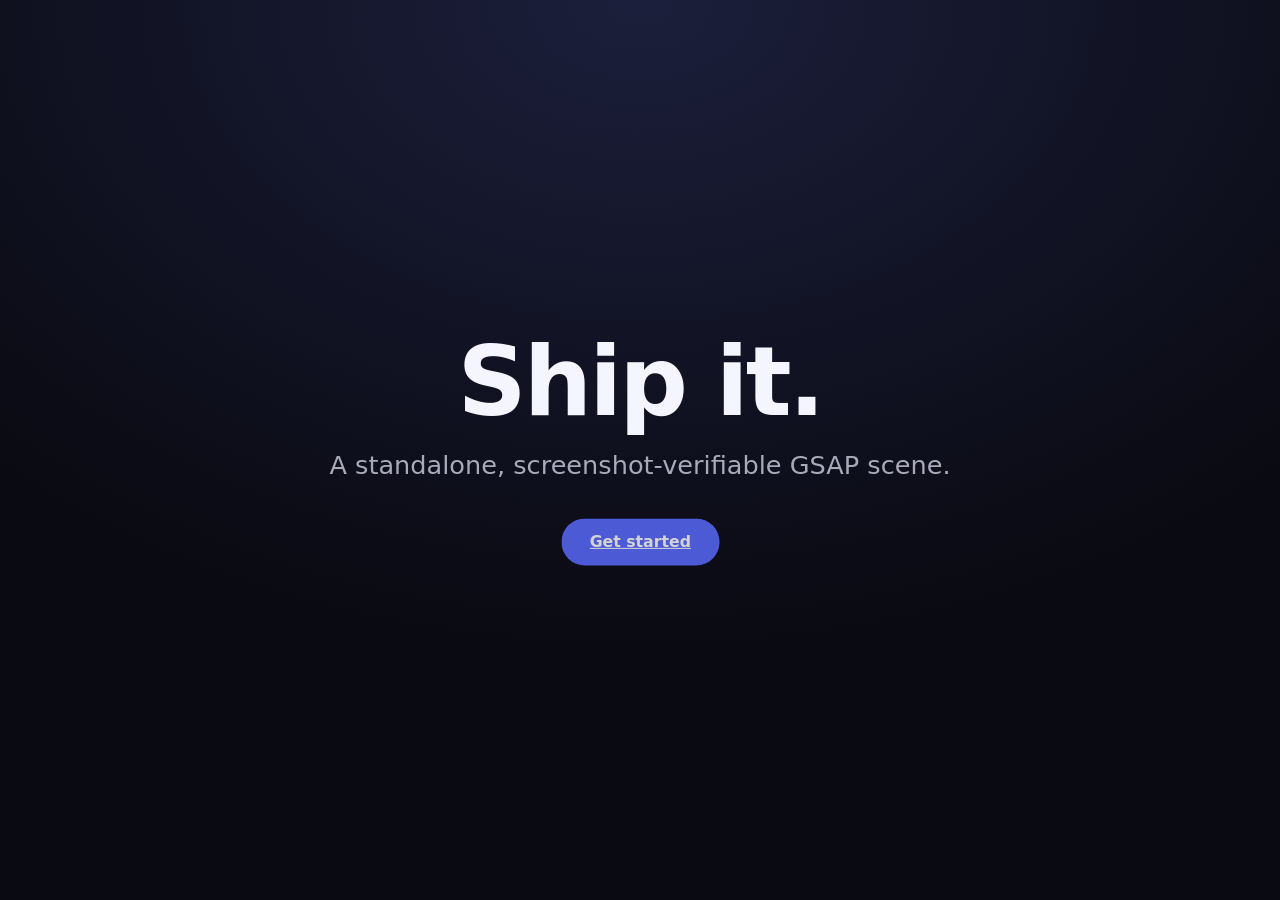
<file: .claude/skills/gsap-web/examples/standalone-template.html>
<!doctype html>
<html lang="en">
<head>
  <meta charset="utf-8" />
  <meta name="viewport" content="width=device-width, initial-scale=1" />
  <title>loading</title>
  <!-- GSAP core from CDN — no build step. Add plugins the same way if needed:
       https://cdnjs.cloudflare.com/ajax/libs/gsap/3.13.0/ScrollTrigger.min.js -->
  <script src="https://cdnjs.cloudflare.com/ajax/libs/gsap/3.13.0/gsap.min.js"></script>
  <style>
    :root { color-scheme: dark; }
    * { margin: 0; box-sizing: border-box; }
    body {
      min-height: 100svh; display: grid; place-items: center;
      background: radial-gradient(120% 120% at 50% 0%, #1b1f3b 0%, #0a0a12 60%);
      font-family: ui-sans-serif, system-ui, -apple-system, Segoe UI, Roboto, sans-serif;
      color: #f4f5ff; overflow: hidden;
    }
    .stage { text-align: center; padding: 6vmin; }
    .title { font-size: clamp(2.5rem, 9vw, 6rem); font-weight: 800; letter-spacing: -0.03em; line-height: 1; }
    .sub   { font-size: clamp(1rem, 3.2vw, 1.6rem); margin-top: 1.2rem; color: #aab; }
    .cta   { display: inline-block; margin-top: 2.4rem; padding: 0.9rem 1.8rem;
             border-radius: 999px; background: #5b6cff; color: #fff; font-weight: 600; }
  </style>
</head>
<body>
  <main class="stage">
    <h1 class="title">Ship it.</h1>
    <p class="sub">A standalone, screenshot-verifiable GSAP scene.</p>
    <a class="cta" href="#">Get started</a>
  </main>

  <script>
    const reduce = matchMedia("(prefers-reduced-motion: reduce)").matches;

    // ── One master timeline: a single playhead the harness can seek ──────────
    const tl = gsap.timeline({ defaults: { ease: "power3.out", duration: 0.7 } });

    if (reduce) {
      // Reduced motion: no spatial movement — just make the final state visible.
      gsap.set([".title", ".sub", ".cta"], { opacity: 1, y: 0 });
    } else {
      tl.from(".title", { yPercent: 110, opacity: 0, ease: "power4.out", duration: 0.9 })
        .from(".sub",   { y: 24, opacity: 0 }, "-=0.45")
        .from(".cta",   { scale: 0.9, opacity: 0, ease: "back.out(1.7)" }, "-=0.3");
    }

    // ── Seek harness: ?t=N freezes the timeline at N seconds for a clean shot ─
    const t = new URLSearchParams(location.search).get("t");
    if (t !== null) { tl.pause(); tl.seek(parseFloat(t)); }   // deterministic frozen frame
    // no ?t → plays normally on load

    // ── Ready signals for headless verification ──────────────────────────────
    window.__ready = true;
    document.title = "ready";
    console.log("duration", tl.duration());   // end time for the ?t=<dur> shot
  </script>
</body>
</html>
</file>
